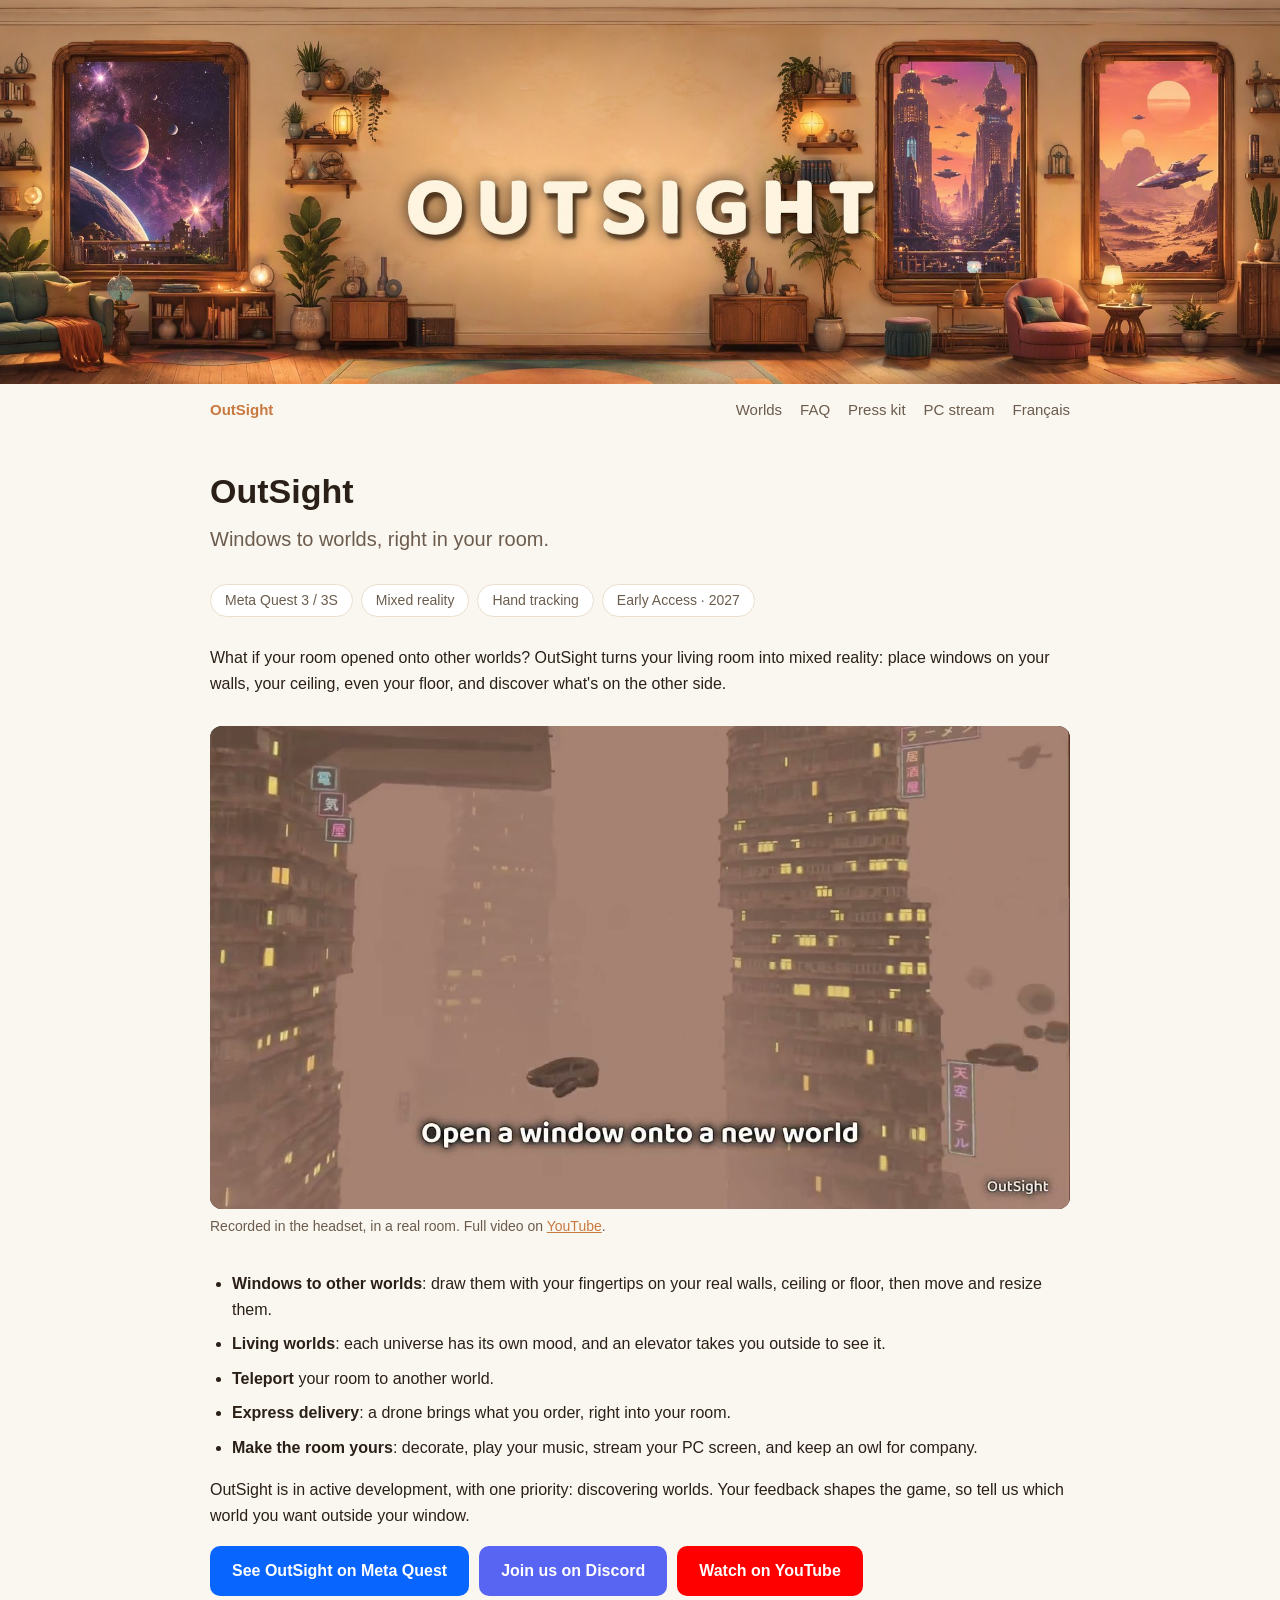
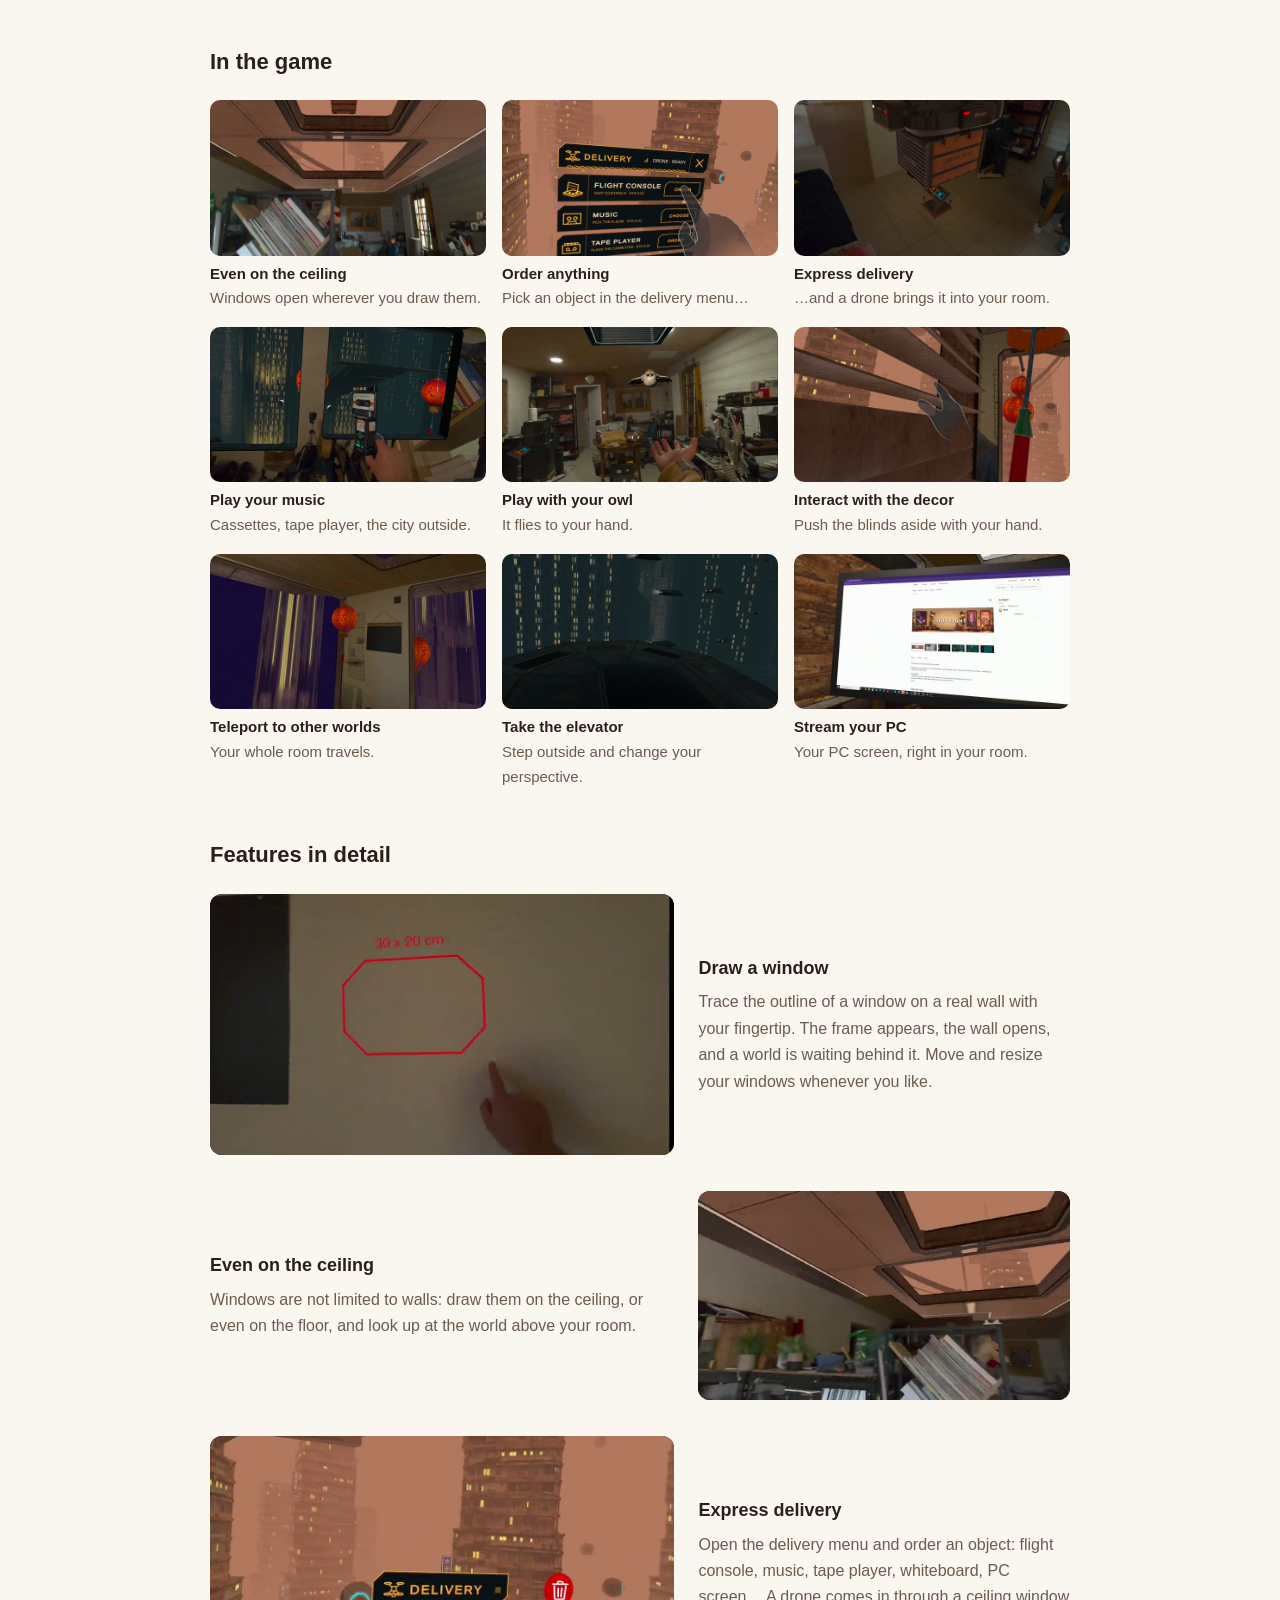
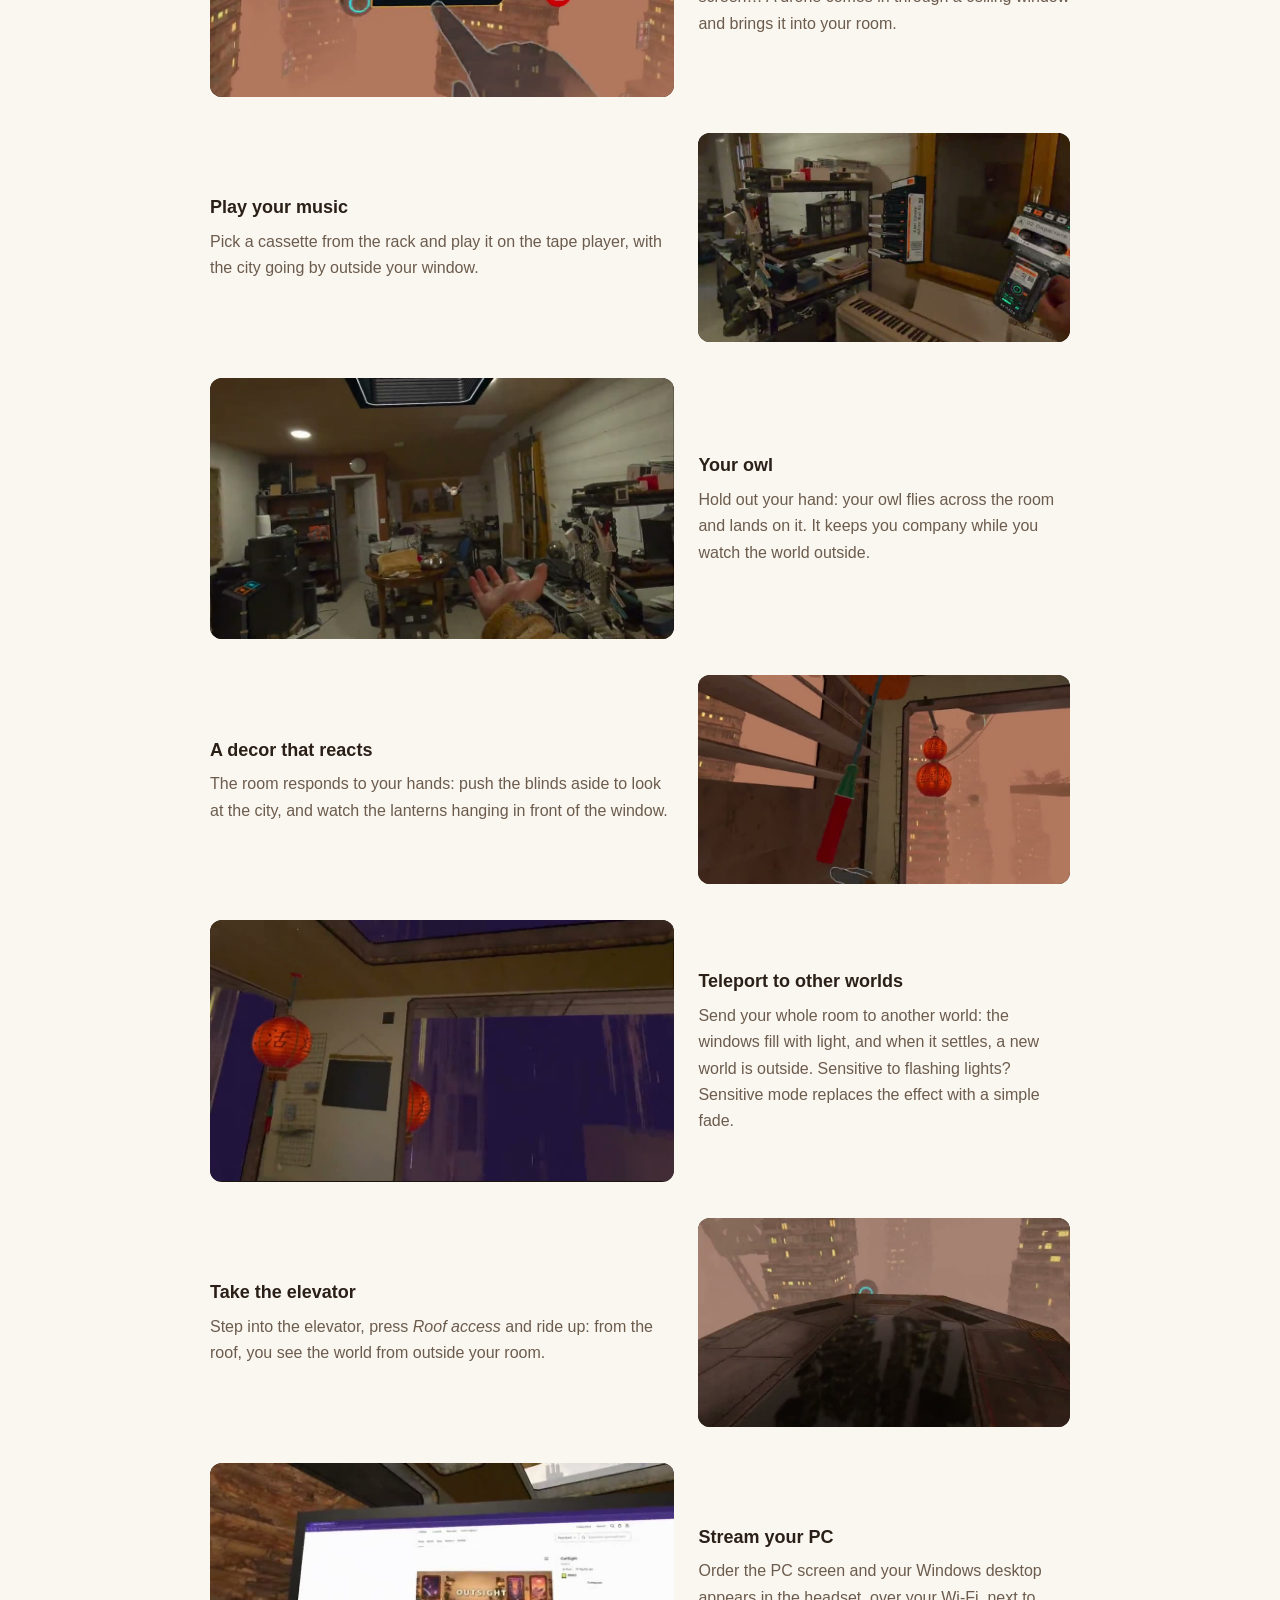
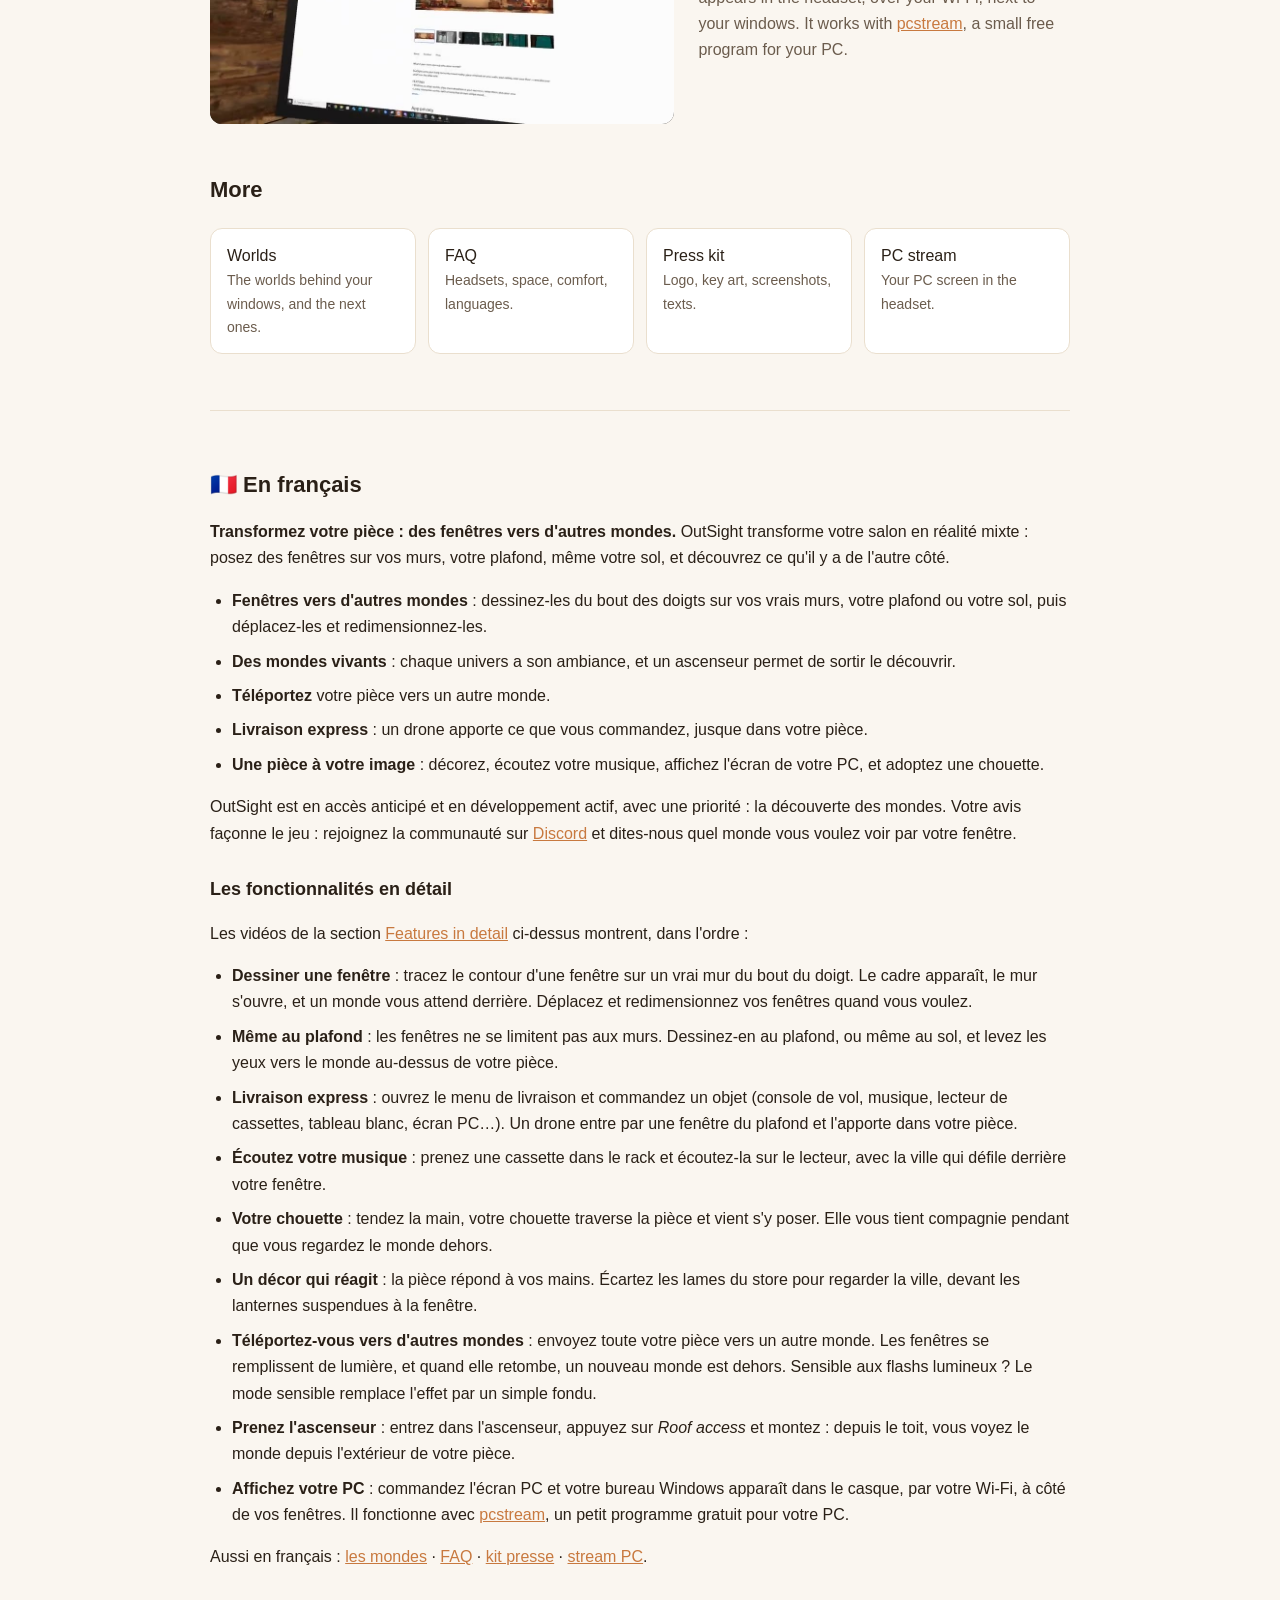
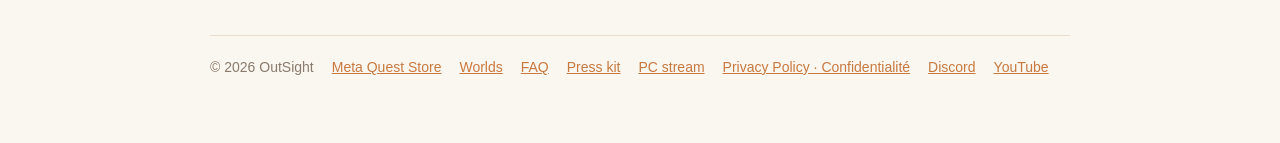
<file: index.html>
<!DOCTYPE html>
<html lang="en">
<head>
<meta charset="UTF-8">
<meta name="viewport" content="width=device-width, initial-scale=1.0">
<title>OutSight — Windows to worlds, right in your room</title>
<meta name="description" content="OutSight is a mixed reality game for Meta Quest: place windows on your walls, ceiling and floor and discover the worlds on the other side.">
<link rel="icon" type="image/png" href="/favicon.png">
<meta property="og:title" content="OutSight">
<meta property="og:description" content="Windows to worlds, right in your room. A mixed reality game for Meta Quest.">
<meta property="og:image" content="https://outsight-game.github.io/img/hero.jpg">
<meta property="og:url" content="https://outsight-game.github.io/">
<meta name="twitter:card" content="summary_large_image">
<link rel="stylesheet" href="/style.css">
</head>
<body>
<img class="hero" src="/img/hero.jpg" width="2000" height="600" alt="OutSight: a cozy living room whose windows open onto space, a futuristic city and a desert world">
<nav class="top">
  <a class="home" href="/" aria-current="page">OutSight</a>
  <a href="/worlds/">Worlds</a>
  <a href="/faq/">FAQ</a>
  <a href="/presskit/">Press kit</a>
  <a href="/pcstream/">PC stream</a>
  <a href="#fr">Français</a>
</nav>
<div class="wrap">

<h1>OutSight</h1>
<p class="tag">Windows to worlds, right in your room.</p>
<div class="badges">
  <span class="badge">Meta Quest 3 / 3S</span>
  <span class="badge">Mixed reality</span>
  <span class="badge">Hand tracking</span>
  <span class="badge">Early Access · 2027</span>
</div>

<p>What if your room opened onto other worlds? OutSight turns your living room into mixed reality: place windows on your walls, your ceiling, even your floor, and discover what's on the other side.</p>

<div class="video">
  <video src="/img/loop.mp4" poster="/img/loop.jpg" width="1280" height="720" autoplay muted loop playsinline preload="metadata" aria-label="OutSight gameplay, recorded in a Meta Quest 3"></video>
  <p>Recorded in the headset, in a real room. Full video on <a href="https://www.youtube.com/watch?v=veod_imVVEI">YouTube</a>.</p>
</div>

<ul>
  <li><strong>Windows to other worlds</strong>: draw them with your fingertips on your real walls, ceiling or floor, then move and resize them.</li>
  <li><strong>Living worlds</strong>: each universe has its own mood, and an elevator takes you outside to see it.</li>
  <li><strong>Teleport</strong> your room to another world.</li>
  <li><strong>Express delivery</strong>: a drone brings what you order, right into your room.</li>
  <li><strong>Make the room yours</strong>: decorate, play your music, stream your PC screen, and keep an owl for company.</li>
</ul>

<p>OutSight is in active development, with one priority: discovering worlds. Your feedback shapes the game, so tell us which world you want outside your window.</p>

<p class="ctas"><a class="cta meta" href="https://www.meta.com/experiences/app/1341115559088504/">See OutSight on Meta Quest</a> <a class="cta" href="https://discord.gg/G8QJaYCkbs">Join us on Discord</a> <a class="cta yt" href="https://www.youtube.com/watch?v=veod_imVVEI">Watch on YouTube</a></p>

<h2>In the game</h2>
<div class="grid">
  <figure><img src="/img/f_ceiling.jpg" width="1280" height="720" loading="lazy" alt="Two windows drawn on the ceiling of a real room, opening onto a city in the fog"><figcaption><strong>Even on the ceiling</strong>Windows open wherever you draw them.</figcaption></figure>
  <figure><img src="/img/f_delivery.jpg" width="1280" height="720" loading="lazy" alt="The delivery menu: flight console, music, tape player"><figcaption><strong>Order anything</strong>Pick an object in the delivery menu…</figcaption></figure>
  <figure><img src="/img/f_drone.jpg" width="1280" height="720" loading="lazy" alt="A cargo drone flying through a real room"><figcaption><strong>Express delivery</strong>…and a drone brings it into your room.</figcaption></figure>
  <figure><img src="/img/f_music.jpg" width="1280" height="720" loading="lazy" alt="A hand holding a cassette player in front of a neon city window"><figcaption><strong>Play your music</strong>Cassettes, tape player, the city outside.</figcaption></figure>
  <figure><img src="/img/f_owl.jpg" width="1280" height="720" loading="lazy" alt="An owl flying toward an open hand in a real room"><figcaption><strong>Play with your owl</strong>It flies to your hand.</figcaption></figure>
  <figure><img src="/img/f_decor.jpg" width="1280" height="720" loading="lazy" alt="A hand pushing the slats of window blinds"><figcaption><strong>Interact with the decor</strong>Push the blinds aside with your hand.</figcaption></figure>
  <figure><img src="/img/f_teleport.jpg" width="1280" height="720" loading="lazy" alt="Windows filled with streaks of light during a teleport"><figcaption><strong>Teleport to other worlds</strong>Your whole room travels.</figcaption></figure>
  <figure><img src="/img/f_roof.jpg" width="1280" height="720" loading="lazy" alt="View from the roof of the elevator over a neon city with flying cars"><figcaption><strong>Take the elevator</strong>Step outside and change your perspective.</figcaption></figure>
  <figure><img src="/img/f_pcstream.jpg" width="1280" height="720" loading="lazy" alt="A Windows PC screen floating in the room, under a ceiling window"><figcaption><strong>Stream your PC</strong>Your PC screen, right in your room.</figcaption></figure>
</div>

<h2 id="features">Features in detail</h2>
<div class="feats">
  <article class="feat"><video data-src="/img/feat_draw.mp4" poster="/img/feat_draw.jpg" width="960" height="540" muted loop playsinline preload="none" aria-label="Drawing a window on a wall"></video>
    <div><h3>Draw a window</h3><p>Trace the outline of a window on a real wall with your fingertip. The frame appears, the wall opens, and a world is waiting behind it. Move and resize your windows whenever you like.</p></div></article>
  <article class="feat"><video data-src="/img/feat_ceiling.mp4" poster="/img/feat_ceiling.jpg" width="960" height="540" muted loop playsinline preload="none" aria-label="Windows on the ceiling"></video>
    <div><h3>Even on the ceiling</h3><p>Windows are not limited to walls: draw them on the ceiling, or even on the floor, and look up at the world above your room.</p></div></article>
  <article class="feat"><video data-src="/img/feat_delivery.mp4" poster="/img/feat_delivery.jpg" width="960" height="540" muted loop playsinline preload="none" aria-label="Ordering in the delivery menu, then a drone flying into the room"></video>
    <div><h3>Express delivery</h3><p>Open the delivery menu and order an object: flight console, music, tape player, whiteboard, PC screen… A drone comes in through a ceiling window and brings it into your room.</p></div></article>
  <article class="feat"><video data-src="/img/feat_music.mp4" poster="/img/feat_music.jpg" width="960" height="540" muted loop playsinline preload="none" aria-label="Taking a cassette from a rack and holding the tape player"></video>
    <div><h3>Play your music</h3><p>Pick a cassette from the rack and play it on the tape player, with the city going by outside your window.</p></div></article>
  <article class="feat"><video data-src="/img/feat_owl.mp4" poster="/img/feat_owl.jpg" width="960" height="540" muted loop playsinline preload="none" aria-label="An owl flying to an open hand"></video>
    <div><h3>Your owl</h3><p>Hold out your hand: your owl flies across the room and lands on it. It keeps you company while you watch the world outside.</p></div></article>
  <article class="feat"><video data-src="/img/feat_decor.mp4" poster="/img/feat_decor.jpg" width="960" height="540" muted loop playsinline preload="none" aria-label="A hand pushing window blinds aside"></video>
    <div><h3>A decor that reacts</h3><p>The room responds to your hands: push the blinds aside to look at the city, and watch the lanterns hanging in front of the window.</p></div></article>
  <article class="feat"><video data-src="/img/feat_teleport.mp4" poster="/img/feat_teleport.jpg" width="960" height="540" muted loop playsinline preload="none" aria-label="The windows fill with light streaks, then a new world appears"></video>
    <div><h3>Teleport to other worlds</h3><p>Send your whole room to another world: the windows fill with light, and when it settles, a new world is outside. Sensitive to flashing lights? Sensitive mode replaces the effect with a simple fade.</p></div></article>
  <article class="feat"><video data-src="/img/feat_elevator.mp4" poster="/img/feat_elevator.jpg" width="960" height="540" muted loop playsinline preload="none" aria-label="Pressing ROOF ACCESS in the elevator and arriving on the roof"></video>
    <div><h3>Take the elevator</h3><p>Step into the elevator, press <em>Roof access</em> and ride up: from the roof, you see the world from outside your room.</p></div></article>
  <article class="feat"><video data-src="/img/feat_pcstream.mp4" poster="/img/feat_pcstream.jpg" width="960" height="540" muted loop playsinline preload="none" aria-label="A PC screen floating in the room, showing a web page"></video>
    <div><h3>Stream your PC</h3><p>Order the PC screen and your Windows desktop appears in the headset, over your Wi-Fi, next to your windows. It works with <a href="/pcstream/">pcstream</a>, a small free program for your PC.</p></div></article>
</div>
<script>
(function () {
  var vids = document.querySelectorAll('.feat video');
  function load(v) { if (!v.src) { v.src = v.getAttribute('data-src'); } }
  if (!('IntersectionObserver' in window)) { vids.forEach(function (v) { load(v); v.autoplay = true; v.play && v.play().catch(function () {}); }); return; }
  var io = new IntersectionObserver(function (entries) {
    entries.forEach(function (e) {
      var v = e.target;
      if (e.isIntersecting) { load(v); var p = v.play(); if (p) p.catch(function () {}); } else if (v.src) { v.pause(); }
    });
  }, { rootMargin: '200px 0px' });
  vids.forEach(function (v) { io.observe(v); });
})();
</script>

<h2>More</h2>
<div class="more">
  <a href="/worlds/">Worlds<span>The worlds behind your windows, and the next ones.</span></a>
  <a href="/faq/">FAQ<span>Headsets, space, comfort, languages.</span></a>
  <a href="/presskit/">Press kit<span>Logo, key art, screenshots, texts.</span></a>
  <a href="/pcstream/">PC stream<span>Your PC screen in the headset.</span></a>
</div>

<section class="fr" lang="fr" id="fr">
<h2>🇫🇷 En français</h2>
<p><strong>Transformez votre pièce : des fenêtres vers d'autres mondes.</strong> OutSight transforme votre salon en réalité mixte : posez des fenêtres sur vos murs, votre plafond, même votre sol, et découvrez ce qu'il y a de l'autre côté.</p>
<ul>
  <li><strong>Fenêtres vers d'autres mondes</strong> : dessinez-les du bout des doigts sur vos vrais murs, votre plafond ou votre sol, puis déplacez-les et redimensionnez-les.</li>
  <li><strong>Des mondes vivants</strong> : chaque univers a son ambiance, et un ascenseur permet de sortir le découvrir.</li>
  <li><strong>Téléportez</strong> votre pièce vers un autre monde.</li>
  <li><strong>Livraison express</strong> : un drone apporte ce que vous commandez, jusque dans votre pièce.</li>
  <li><strong>Une pièce à votre image</strong> : décorez, écoutez votre musique, affichez l'écran de votre PC, et adoptez une chouette.</li>
</ul>
<p>OutSight est en accès anticipé et en développement actif, avec une priorité : la découverte des mondes. Votre avis façonne le jeu : rejoignez la communauté sur <a href="https://discord.gg/G8QJaYCkbs">Discord</a> et dites-nous quel monde vous voulez voir par votre fenêtre.</p>
<h3>Les fonctionnalités en détail</h3>
<p>Les vidéos de la section <a href="#features">Features in detail</a> ci-dessus montrent, dans l'ordre :</p>
<ul>
  <li><strong>Dessiner une fenêtre</strong> : tracez le contour d'une fenêtre sur un vrai mur du bout du doigt. Le cadre apparaît, le mur s'ouvre, et un monde vous attend derrière. Déplacez et redimensionnez vos fenêtres quand vous voulez.</li>
  <li><strong>Même au plafond</strong> : les fenêtres ne se limitent pas aux murs. Dessinez-en au plafond, ou même au sol, et levez les yeux vers le monde au-dessus de votre pièce.</li>
  <li><strong>Livraison express</strong> : ouvrez le menu de livraison et commandez un objet (console de vol, musique, lecteur de cassettes, tableau blanc, écran PC…). Un drone entre par une fenêtre du plafond et l'apporte dans votre pièce.</li>
  <li><strong>Écoutez votre musique</strong> : prenez une cassette dans le rack et écoutez-la sur le lecteur, avec la ville qui défile derrière votre fenêtre.</li>
  <li><strong>Votre chouette</strong> : tendez la main, votre chouette traverse la pièce et vient s'y poser. Elle vous tient compagnie pendant que vous regardez le monde dehors.</li>
  <li><strong>Un décor qui réagit</strong> : la pièce répond à vos mains. Écartez les lames du store pour regarder la ville, devant les lanternes suspendues à la fenêtre.</li>
  <li><strong>Téléportez-vous vers d'autres mondes</strong> : envoyez toute votre pièce vers un autre monde. Les fenêtres se remplissent de lumière, et quand elle retombe, un nouveau monde est dehors. Sensible aux flashs lumineux ? Le mode sensible remplace l'effet par un simple fondu.</li>
  <li><strong>Prenez l'ascenseur</strong> : entrez dans l'ascenseur, appuyez sur <em>Roof access</em> et montez : depuis le toit, vous voyez le monde depuis l'extérieur de votre pièce.</li>
  <li><strong>Affichez votre PC</strong> : commandez l'écran PC et votre bureau Windows apparaît dans le casque, par votre Wi-Fi, à côté de vos fenêtres. Il fonctionne avec <a href="/pcstream/">pcstream</a>, un petit programme gratuit pour votre PC.</li>
</ul>
<p>Aussi en français : <a href="/worlds/#fr">les mondes</a> · <a href="/faq/#fr">FAQ</a> · <a href="/presskit/#fr">kit presse</a> · <a href="/pcstream/">stream PC</a>.</p>
</section>

<footer>
  <span>© 2026 OutSight</span>
  <a href="https://www.meta.com/experiences/app/1341115559088504/">Meta Quest Store</a>
  <a href="/worlds/">Worlds</a>
  <a href="/faq/">FAQ</a>
  <a href="/presskit/">Press kit</a>
  <a href="/pcstream/">PC stream</a>
  <a href="/policy/">Privacy Policy · Confidentialité</a>
  <a href="https://discord.gg/G8QJaYCkbs">Discord</a>
  <a href="https://www.youtube.com/playlist?list=PLEmV9fQAGFic">YouTube</a>
</footer>
</div>
</body>
</html>
</file>
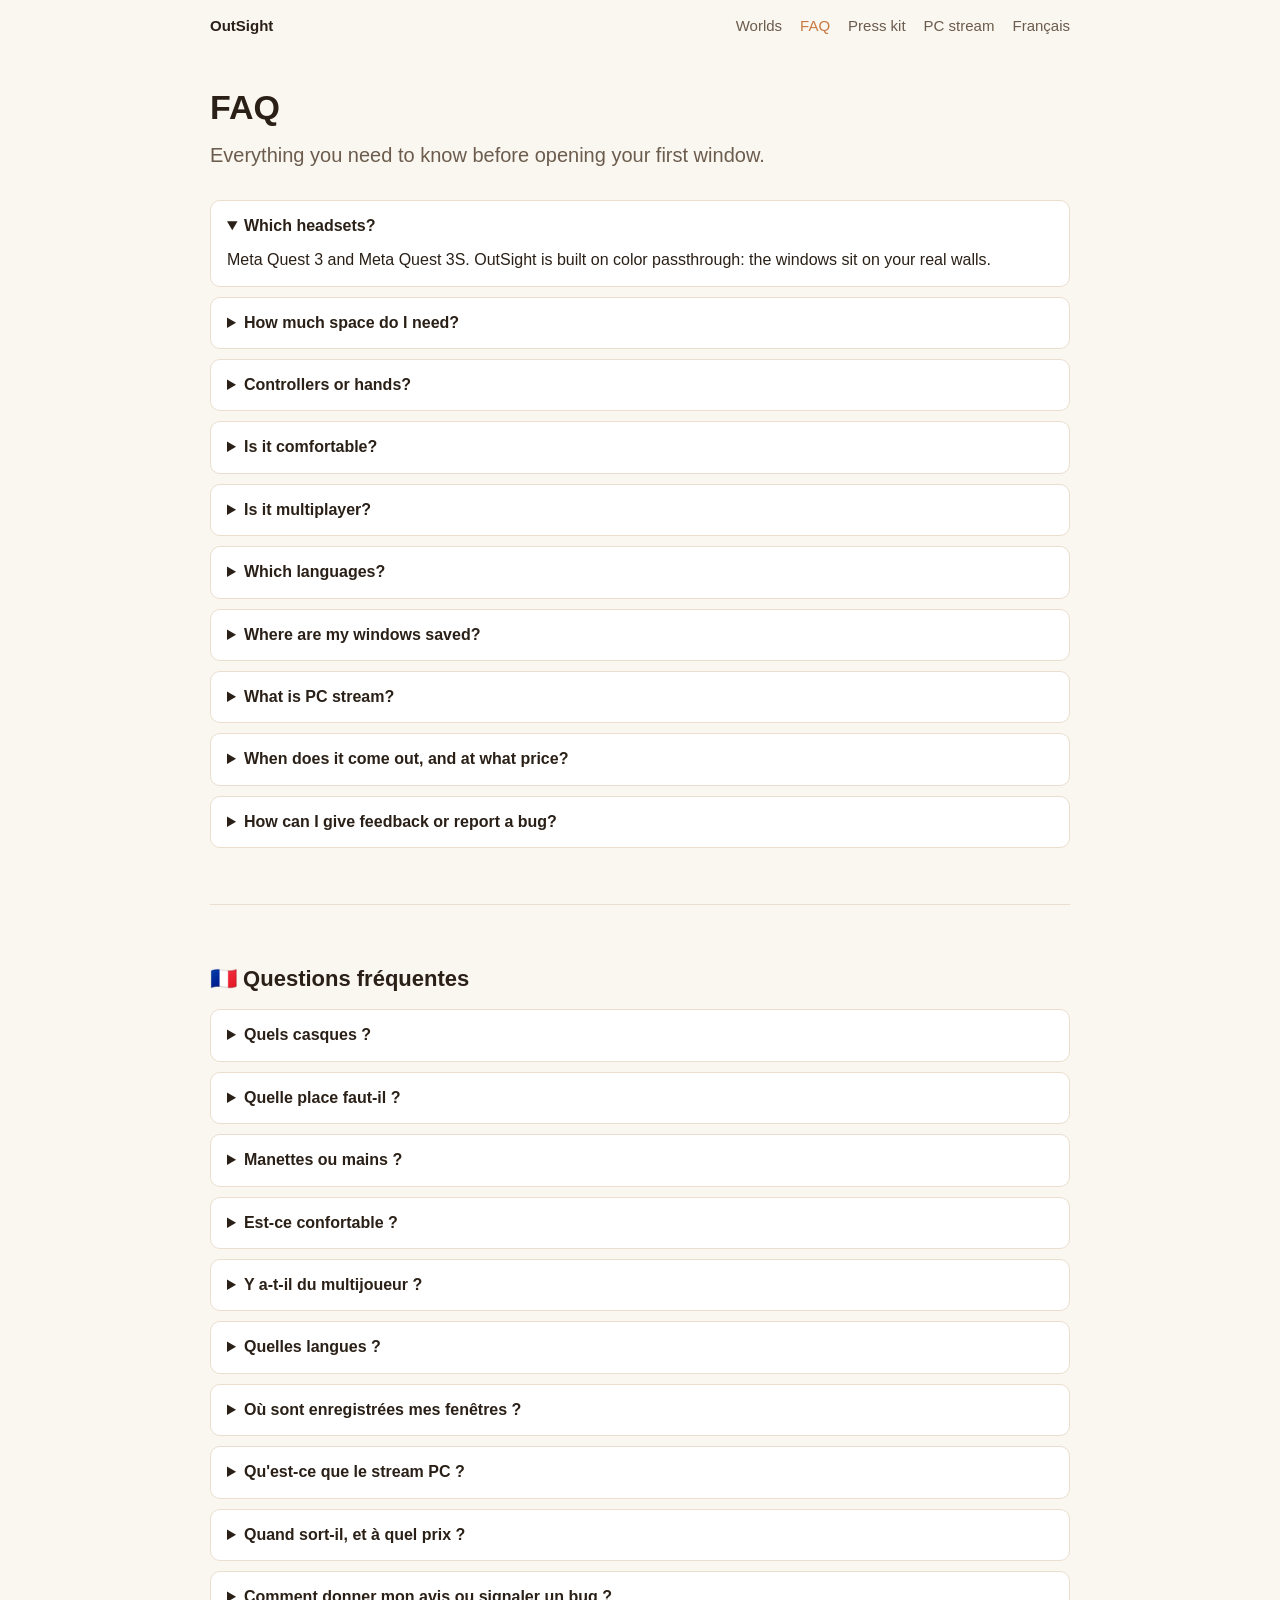
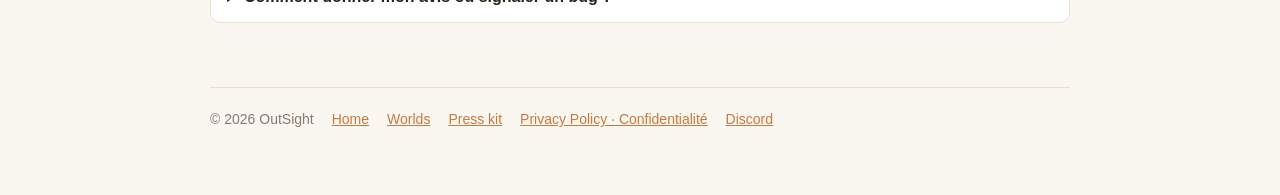
<file: faq/index.html>
<!DOCTYPE html>
<html lang="en">
<head>
<meta charset="UTF-8">
<meta name="viewport" content="width=device-width, initial-scale=1.0">
<title>FAQ — OutSight</title>
<meta name="description" content="OutSight FAQ: headsets, play space, controls, comfort, languages, release.">
<link rel="icon" type="image/png" href="/favicon.png">
<meta property="og:title" content="OutSight — FAQ">
<meta property="og:description" content="Headsets, play space, controls, comfort, languages, release.">
<meta property="og:image" content="https://outsight-game.github.io/img/hero.jpg">
<meta property="og:url" content="https://outsight-game.github.io/faq/">
<meta name="twitter:card" content="summary_large_image">
<link rel="stylesheet" href="/style.css">
</head>
<body>
<nav class="top">
  <a class="home" href="/">OutSight</a>
  <a href="/worlds/">Worlds</a>
  <a href="/faq/" aria-current="page">FAQ</a>
  <a href="/presskit/">Press kit</a>
  <a href="/pcstream/">PC stream</a>
  <a href="#fr">Français</a>
</nav>
<div class="wrap">

<h1>FAQ</h1>
<p class="tag">Everything you need to know before opening your first window.</p>

<details open><summary>Which headsets?</summary><p>Meta Quest 3 and Meta Quest 3S. OutSight is built on color passthrough: the windows sit on your real walls.</p></details>
<details><summary>How much space do I need?</summary><p>Your room is the play area. A space of at least 2 × 2 m is recommended. OutSight uses the room you set up on your Quest (Space Setup) to place the windows on your walls, ceiling and floor.</p></details>
<details><summary>Controllers or hands?</summary><p>Hands. You draw the windows with your fingertips and use the menus and objects with your hands.</p></details>
<details><summary>Is it comfortable?</summary><p>You stay in your room and there is no artificial movement. Teleporting shows fast light effects: before the first teleport the game asks if you are sensitive, and you can change that choice at any time in Settings &gt; General (Sensitive mode).</p></details>
<details><summary>Is it multiplayer?</summary><p>No, OutSight is a single-player game.</p></details>
<details><summary>Which languages?</summary><p>English and French. The game is text only, with no dialogue.</p></details>
<details><summary>Where are my windows saved?</summary><p>In the headset. OutSight runs entirely on your Quest, with no account to create and no cloud save.</p></details>
<details><summary>What is PC stream?</summary><p>A free small Windows program that shows your PC screen in the headset, over your Wi-Fi. See the <a href="/pcstream/">PC stream page</a>.</p></details>
<details><summary>When does it come out, and at what price?</summary><p>OutSight is planned in Early Access in 2027 on the Meta Quest Store. The price will be announced before release. Add it to your wishlist on the <a href="https://www.meta.com/experiences/app/1341115559088504/">store page</a> to be notified.</p></details>
<details><summary>How can I give feedback or report a bug?</summary><p>On <a href="https://discord.gg/G8QJaYCkbs">Discord</a>, in the feedback forum (tags Bug, Suggestion, World, Question).</p></details>

<section class="fr" lang="fr" id="fr">
<h2>🇫🇷 Questions fréquentes</h2>
<details><summary>Quels casques ?</summary><p>Meta Quest 3 et Meta Quest 3S. OutSight repose sur le passthrough couleur : les fenêtres se posent sur vos vrais murs.</p></details>
<details><summary>Quelle place faut-il ?</summary><p>Votre pièce est la zone de jeu. Un espace d'au moins 2 × 2 m est recommandé. OutSight utilise la pièce configurée sur votre Quest (configuration de l'espace) pour poser les fenêtres sur vos murs, votre plafond et votre sol.</p></details>
<details><summary>Manettes ou mains ?</summary><p>Les mains. Vous dessinez les fenêtres du bout des doigts et vous utilisez les menus et les objets avec vos mains.</p></details>
<details><summary>Est-ce confortable ?</summary><p>Vous restez dans votre pièce et il n'y a aucun déplacement artificiel. La téléportation montre des effets lumineux rapides : avant la première téléportation, le jeu vous demande si vous êtes sensible, et vous pouvez changer ce choix à tout moment dans Réglages &gt; Général (mode sensible).</p></details>
<details><summary>Y a-t-il du multijoueur ?</summary><p>Non, OutSight est un jeu solo.</p></details>
<details><summary>Quelles langues ?</summary><p>Français et anglais. Le jeu est uniquement en texte, sans dialogues.</p></details>
<details><summary>Où sont enregistrées mes fenêtres ?</summary><p>Dans le casque. OutSight fonctionne entièrement sur votre Quest, sans compte à créer ni sauvegarde en ligne.</p></details>
<details><summary>Qu'est-ce que le stream PC ?</summary><p>Un petit programme Windows gratuit qui affiche l'écran de votre PC dans le casque, par votre Wi-Fi. Voir la <a href="/pcstream/">page pcstream</a>.</p></details>
<details><summary>Quand sort-il, et à quel prix ?</summary><p>OutSight est prévu en accès anticipé en 2027 sur le Meta Quest Store. Le prix sera annoncé avant la sortie. Ajoutez-le à votre liste de souhaits sur la <a href="https://www.meta.com/experiences/app/1341115559088504/">page du store</a> pour être prévenu.</p></details>
<details><summary>Comment donner mon avis ou signaler un bug ?</summary><p>Sur <a href="https://discord.gg/G8QJaYCkbs">Discord</a>, dans le forum de retours (tags Bug, Suggestion, World, Question).</p></details>
</section>

<footer>
  <span>© 2026 OutSight</span>
  <a href="/">Home</a>
  <a href="/worlds/">Worlds</a>
  <a href="/presskit/">Press kit</a>
  <a href="/policy/">Privacy Policy · Confidentialité</a>
  <a href="https://discord.gg/G8QJaYCkbs">Discord</a>
</footer>
</div>
</body>
</html>
</file>
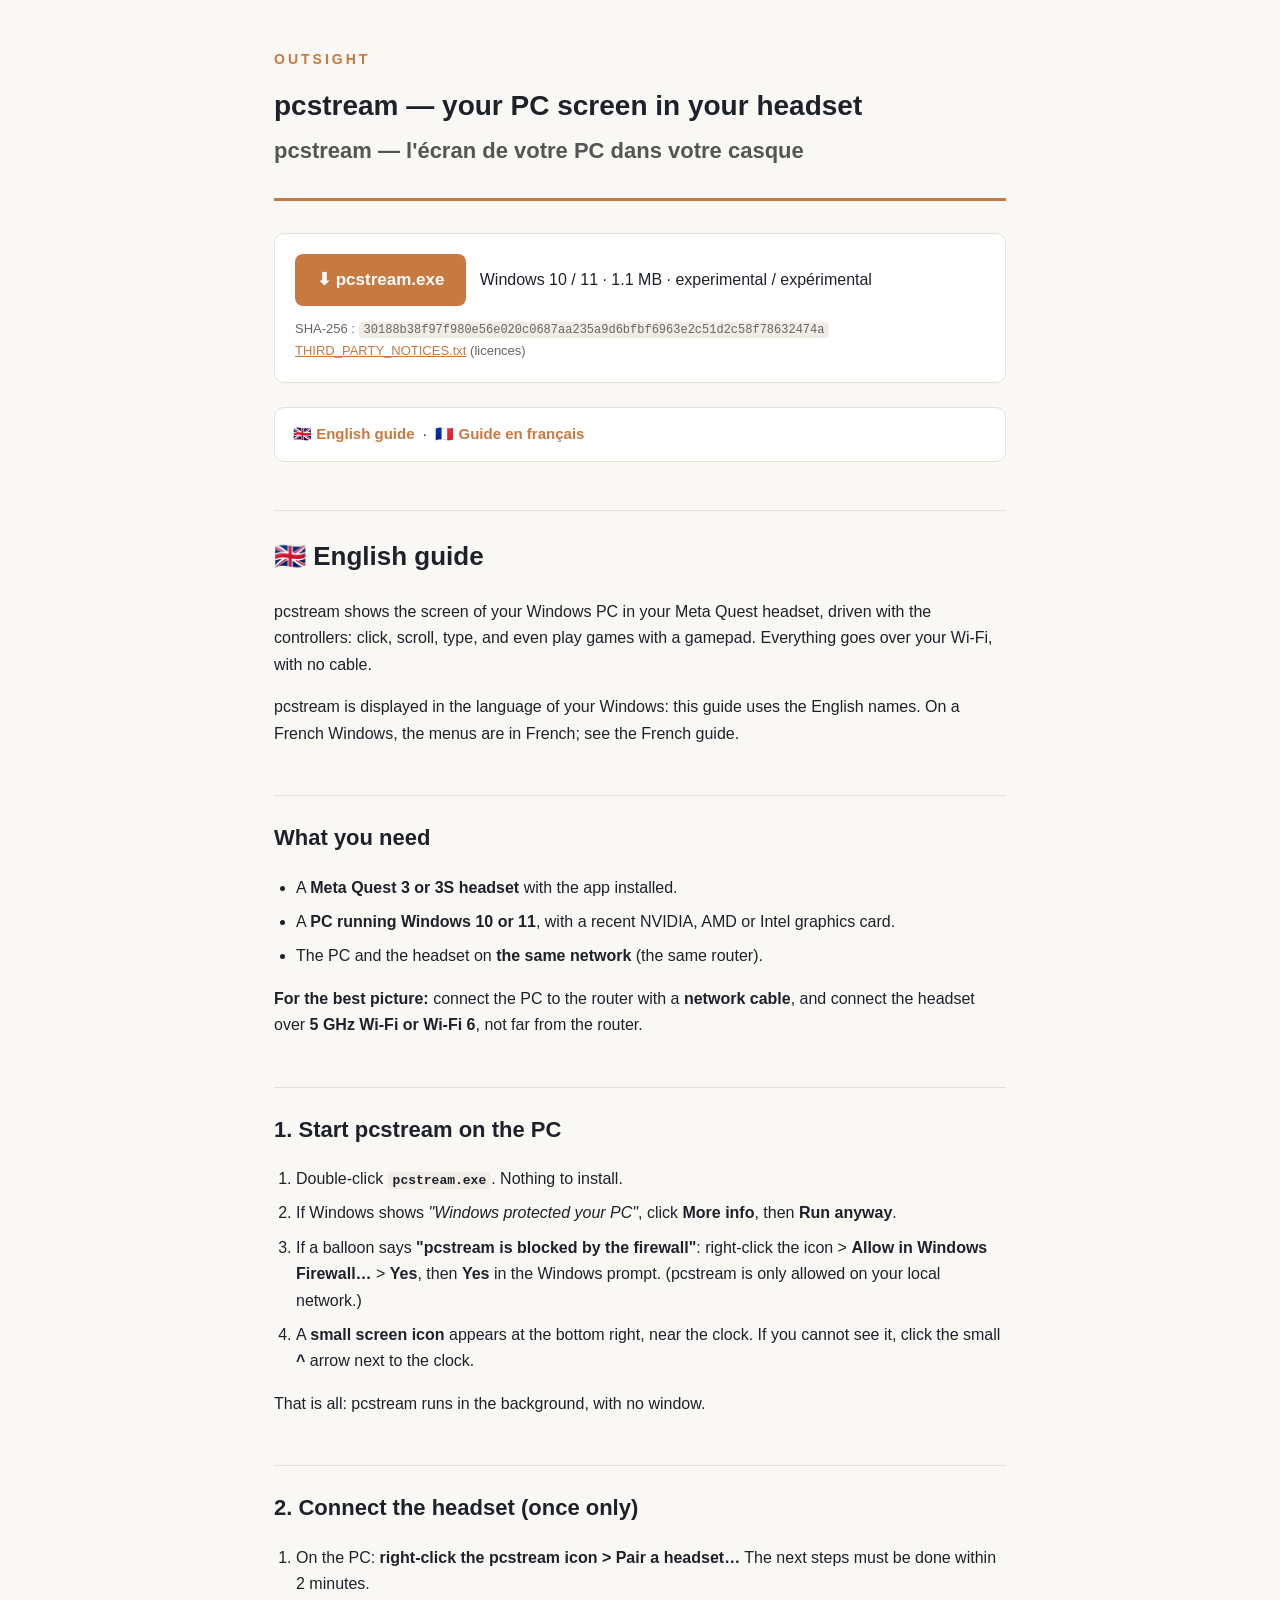
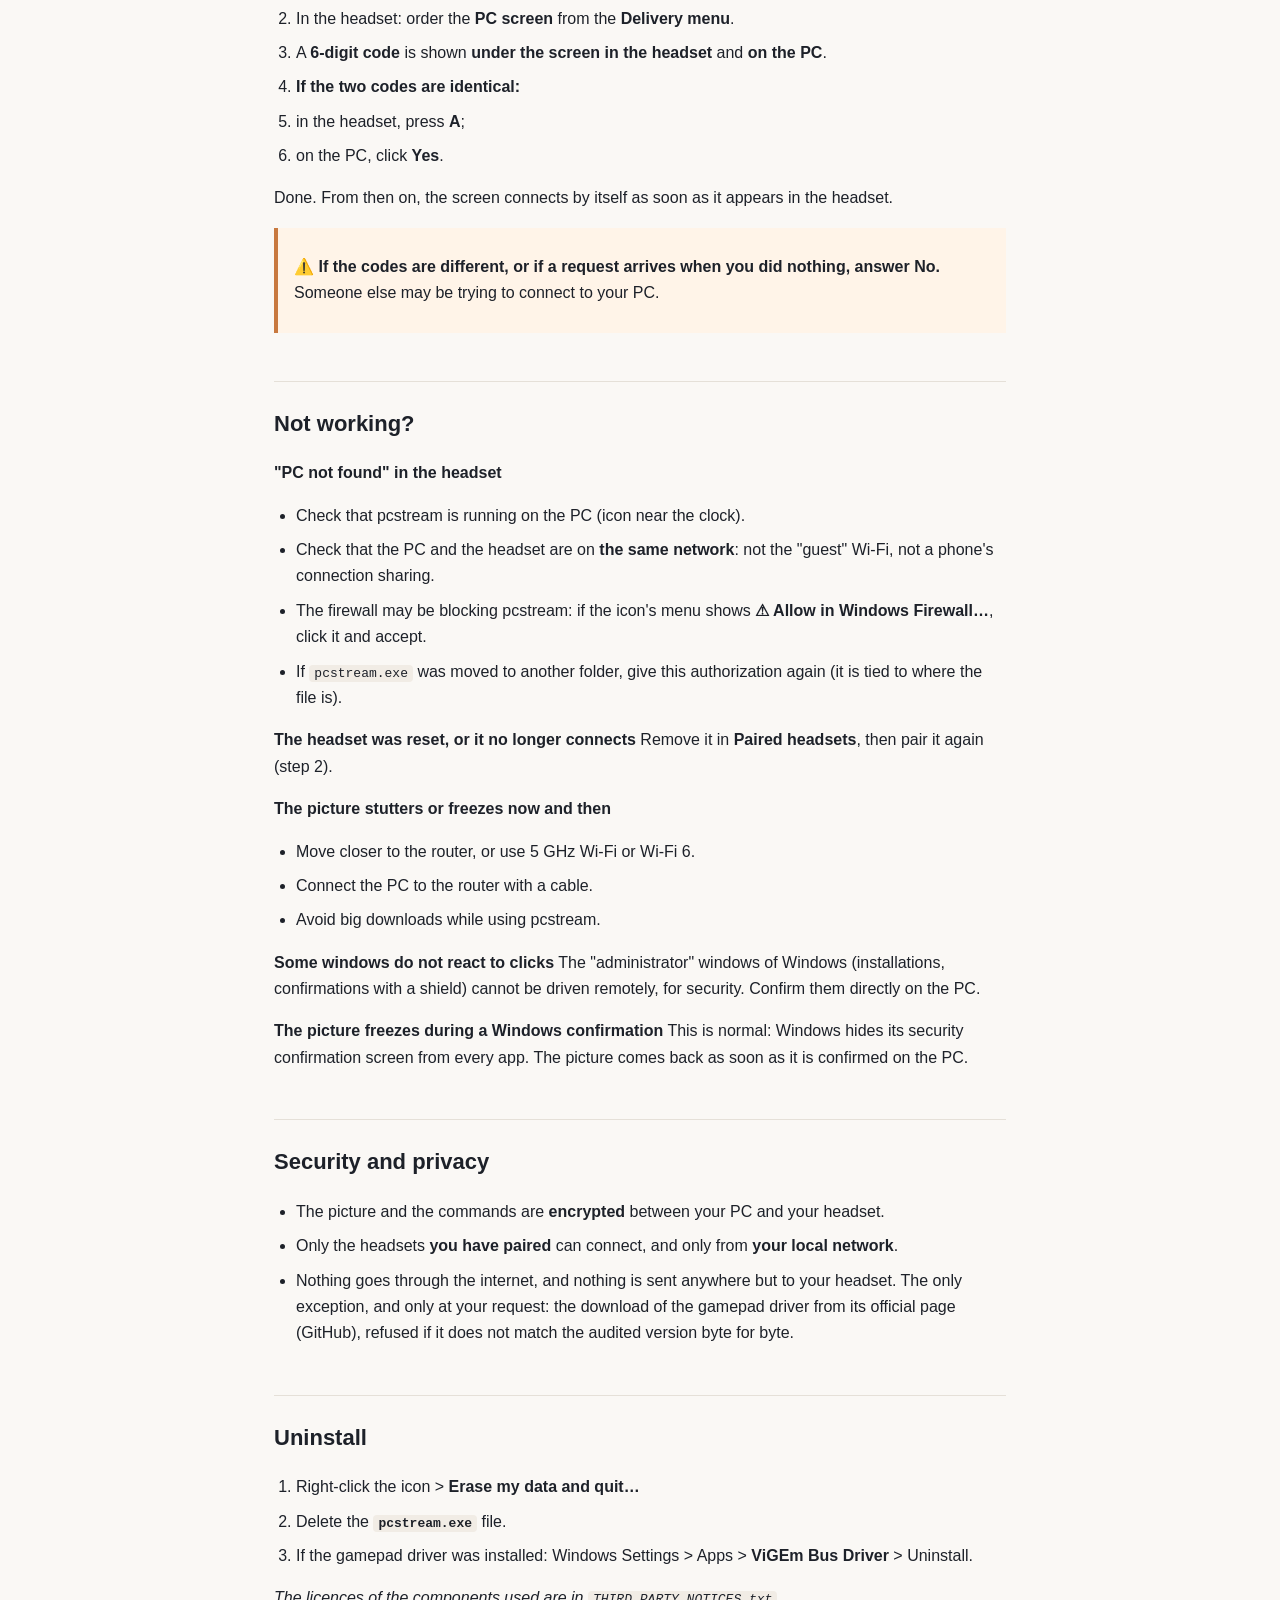
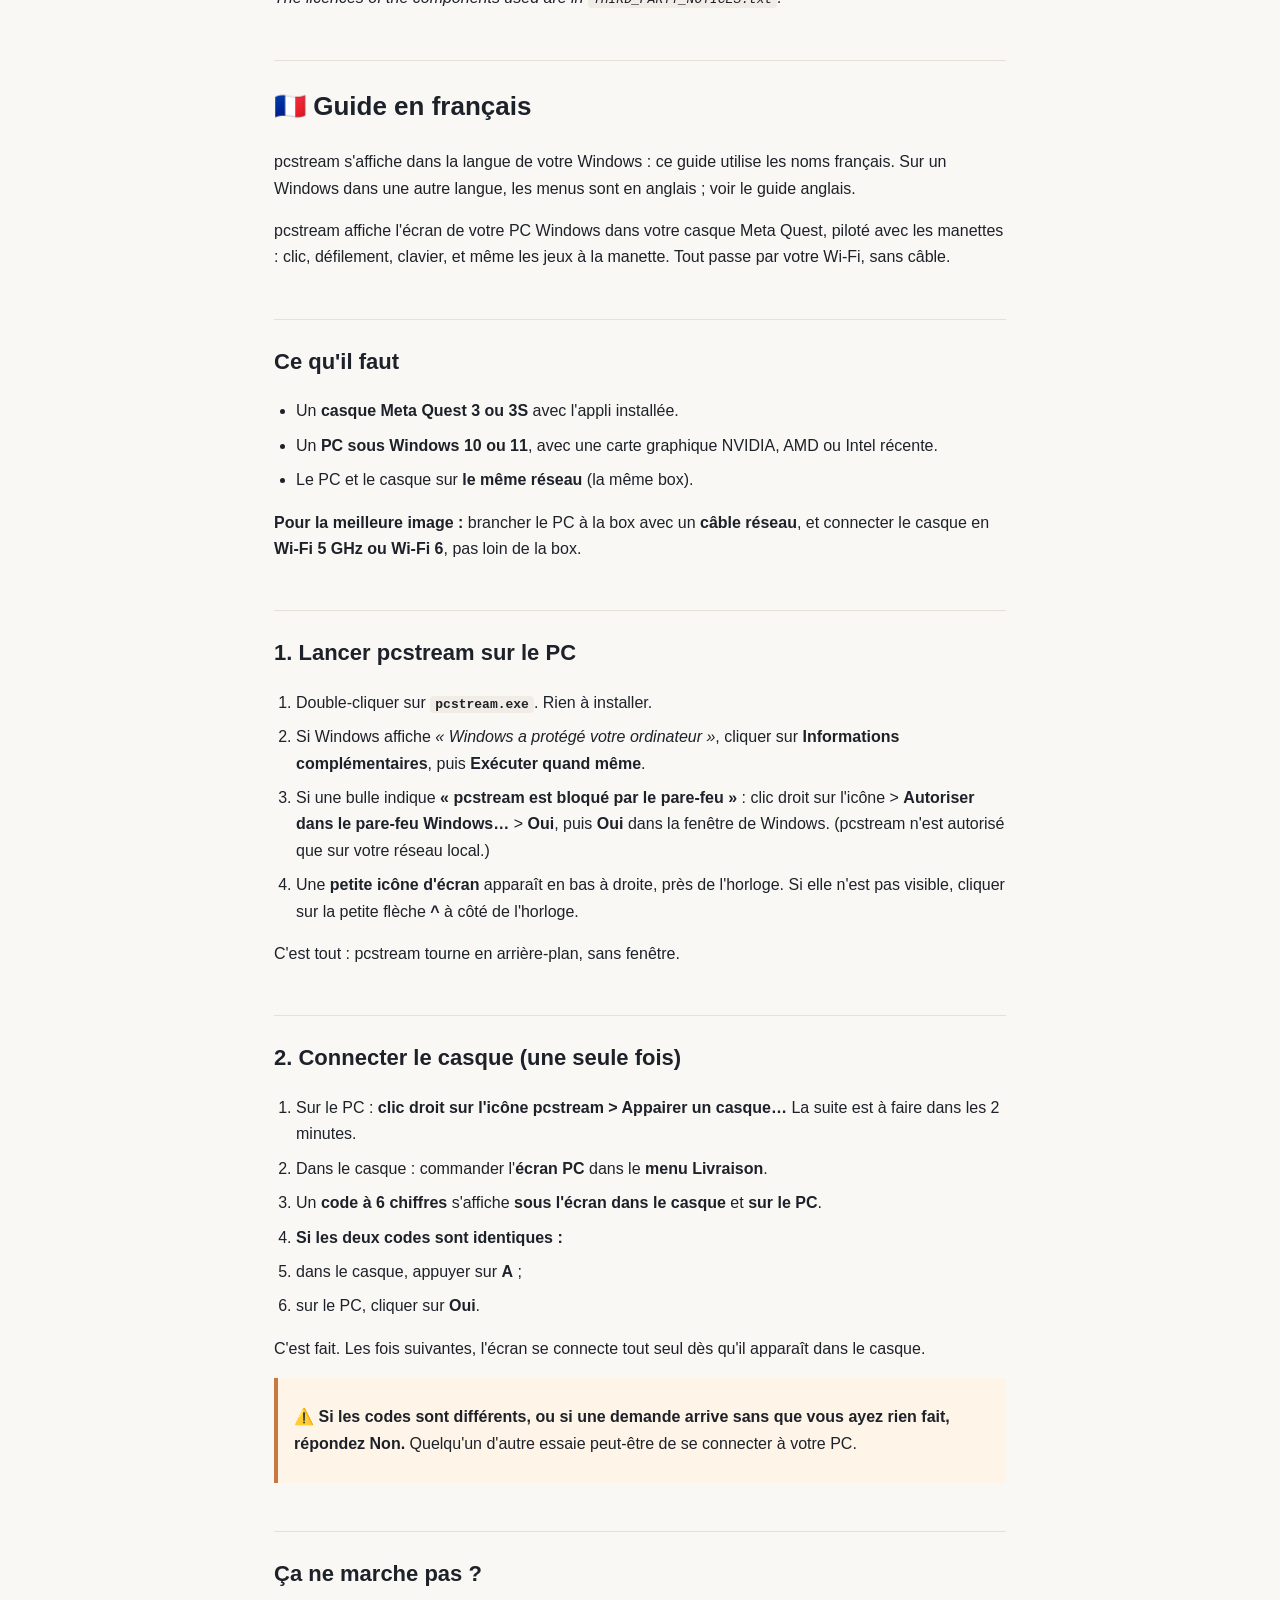
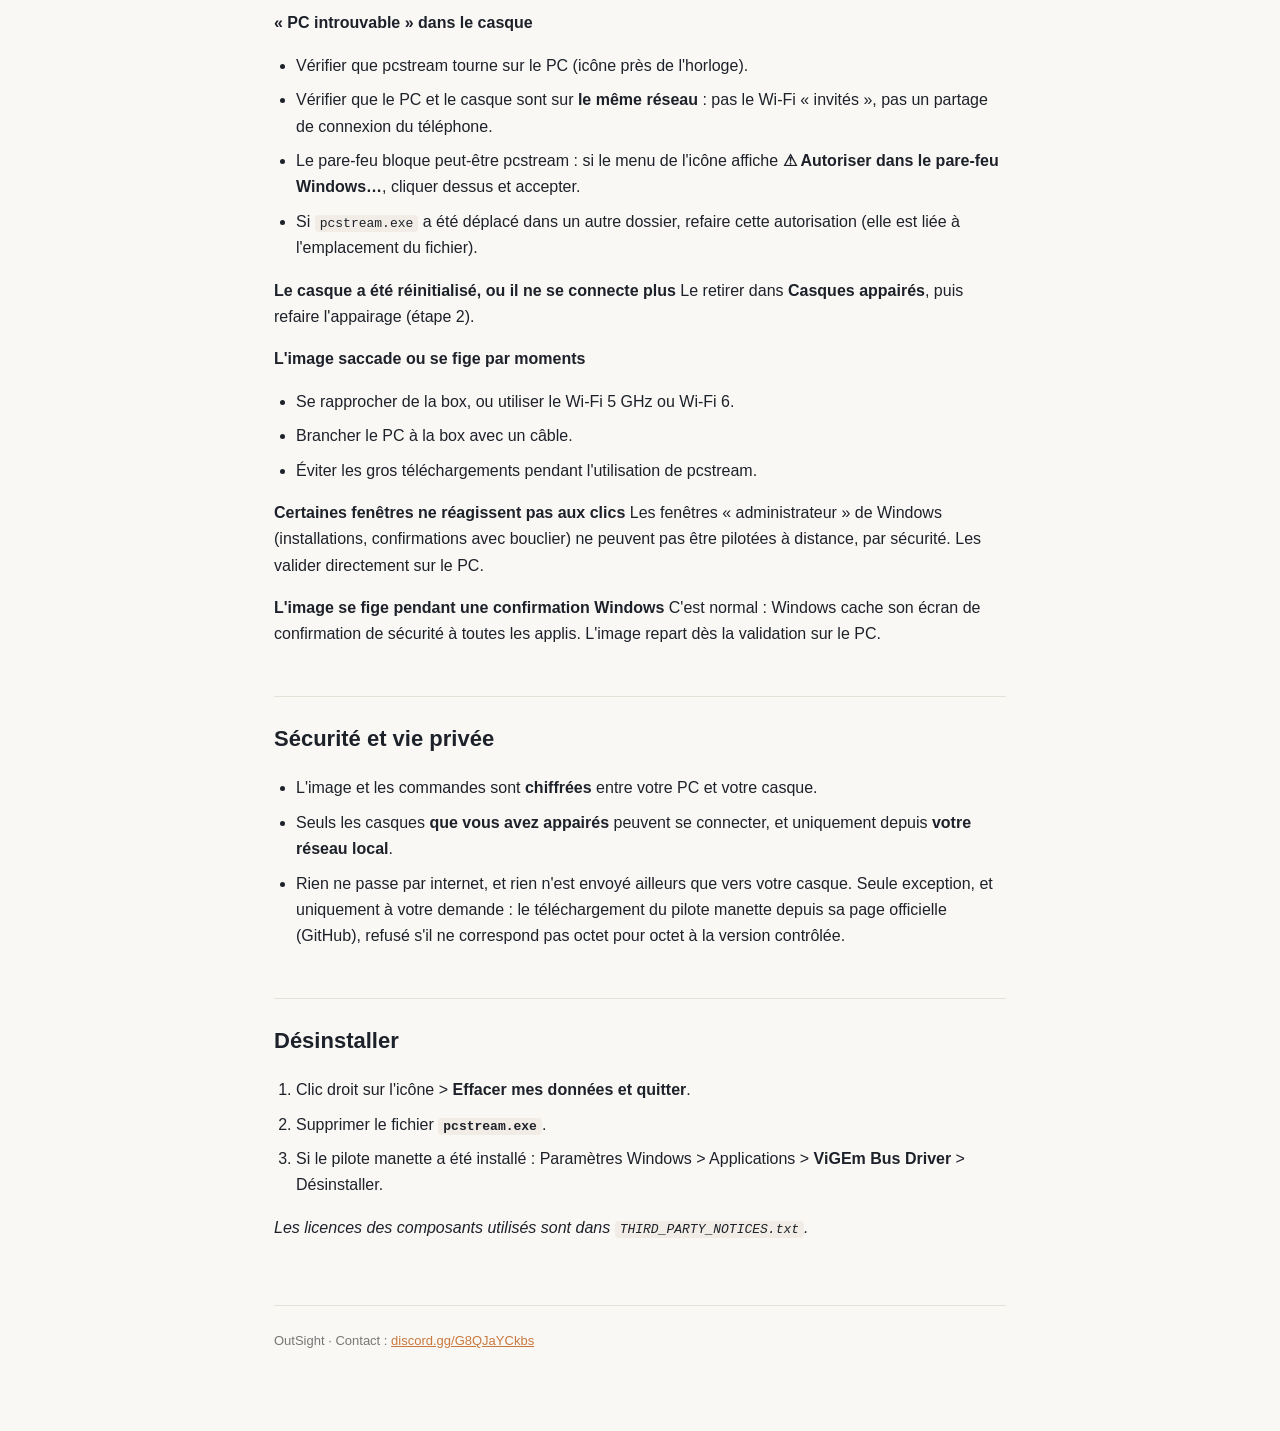
<file: pcstream/index.html>
<!DOCTYPE html>
<html lang="en">
<head>
<meta charset="UTF-8">
<meta name="viewport" content="width=device-width, initial-scale=1.0">
<title>pcstream — OutSight</title>
<link rel="icon" type="image/png" href="/favicon.png">
<style>
  :root { --accent: #c8793f; }
  * { box-sizing: border-box; }
  body {
    font-family: -apple-system, BlinkMacSystemFont, "Segoe UI", Roboto, Helvetica, Arial, sans-serif;
    line-height: 1.65; color: #1d2129; background: #faf8f5; margin: 0; padding: 0;
  }
  .wrap { max-width: 780px; margin: 0 auto; padding: 48px 24px 80px; }
  header { border-bottom: 3px solid var(--accent); padding-bottom: 24px; margin-bottom: 32px; }
  header .brand { font-size: 14px; letter-spacing: 3px; text-transform: uppercase; color: var(--accent); font-weight: 700; }
  h1 { font-size: 28px; margin: 12px 0 4px; }
  h1.fr { color: #555; font-size: 22px; margin-top: 0; font-weight: 600; }
  .dl { background: #fff; border: 1px solid #e5e0d8; border-radius: 10px; padding: 20px; margin-bottom: 24px; }
  .btn { display: inline-block; background: var(--accent); color: #fff; text-decoration: none; font-weight: 700;
    padding: 12px 22px; border-radius: 8px; font-size: 17px; }
  .dl .small { color: #666; font-size: 13px; margin-top: 12px; overflow-wrap: anywhere; }
  .dl code { font-size: 12px; }
  nav.lang { background: #fff; border: 1px solid #e5e0d8; border-radius: 10px; padding: 14px 18px; margin-bottom: 36px; font-size: 15px; }
  nav.lang a { color: var(--accent); text-decoration: none; font-weight: 600; }
  h2 { font-size: 22px; margin-top: 48px; padding-top: 24px; border-top: 1px solid #e5e0d8; }
  h2.lang { font-size: 26px; }
  h3 { font-size: 17px; margin-top: 32px; color: #333; }
  ul, ol { padding-left: 22px; }
  li { margin-bottom: 8px; }
  a { color: var(--accent); }
  hr { display: none; }
  table { border-collapse: collapse; width: 100%; margin: 12px 0; }
  th, td { border: 1px solid #e5e0d8; padding: 8px 10px; text-align: left; }
  th { background: #f1ece5; }
  blockquote { margin: 16px 0; padding: 10px 16px; background: #fff4e8; border-left: 4px solid var(--accent); }
  code { background: #f1ece5; padding: 1px 5px; border-radius: 4px; }
  footer { margin-top: 64px; padding-top: 24px; border-top: 1px solid #e5e0d8; color: #777; font-size: 13px; }
</style>
</head>
<body>
<div class="wrap">

<header>
  <div class="brand"><a href="/" style="text-decoration:none">OutSight</a></div>
  <h1>pcstream — your PC screen in your headset</h1>
  <h1 class="fr">pcstream — l'écran de votre PC dans votre casque</h1>
</header>

<div class="dl">
  <a class="btn" href="pcstream.exe" download>⬇ pcstream.exe</a>
  &nbsp; Windows 10 / 11 · 1.1 MB · experimental / expérimental
  <div class="small">
    SHA-256 : <code>30188b38f97f980e56e020c0687aa235a9d6bfbf6963e2c51d2c58f78632474a</code><br>
    <a href="THIRD_PARTY_NOTICES.txt">THIRD_PARTY_NOTICES.txt</a> (licences)
  </div>
</div>

<nav class="lang">
  🇬🇧 <a href="#en">English guide</a> &nbsp;·&nbsp; 🇫🇷 <a href="#fr">Guide en français</a>
</nav>

<h2 id="en" class="lang">🇬🇧 English guide</h2>
<p>pcstream shows the screen of your Windows PC in your Meta Quest headset, driven with the
controllers: click, scroll, type, and even play games with a gamepad. Everything goes over your
Wi-Fi, with no cable.</p>
<p>pcstream is displayed in the language of your Windows: this guide uses the English names. On a
French Windows, the menus are in French; see the French guide.</p>
<hr />
<h2>What you need</h2>
<ul>
<li>A <strong>Meta Quest 3 or 3S headset</strong> with the app installed.</li>
<li>A <strong>PC running Windows 10 or 11</strong>, with a recent NVIDIA, AMD or Intel graphics card.</li>
<li>The PC and the headset on <strong>the same network</strong> (the same router).</li>
</ul>
<p><strong>For the best picture:</strong> connect the PC to the router with a <strong>network cable</strong>, and connect the
headset over <strong>5 GHz Wi-Fi or Wi-Fi 6</strong>, not far from the router.</p>
<hr />
<h2>1. Start pcstream on the PC</h2>
<ol>
<li>Double-click <strong><code>pcstream.exe</code></strong>. Nothing to install.</li>
<li>If Windows shows <em>"Windows protected your PC"</em>, click <strong>More info</strong>, then <strong>Run anyway</strong>.</li>
<li>If a balloon says <strong>"pcstream is blocked by the firewall"</strong>: right-click the icon &gt;
   <strong>Allow in Windows Firewall…</strong> &gt; <strong>Yes</strong>, then <strong>Yes</strong> in the Windows prompt.
   (pcstream is only allowed on your local network.)</li>
<li>A <strong>small screen icon</strong> appears at the bottom right, near the clock. If you cannot see it,
   click the small <strong>^</strong> arrow next to the clock.</li>
</ol>
<p>That is all: pcstream runs in the background, with no window.</p>
<hr />
<h2>2. Connect the headset (once only)</h2>
<ol>
<li>On the PC: <strong>right-click the pcstream icon &gt; Pair a headset…</strong>
   The next steps must be done within 2 minutes.</li>
<li>In the headset: order the <strong>PC screen</strong> from the <strong>Delivery menu</strong>.</li>
<li>A <strong>6-digit code</strong> is shown <strong>under the screen in the headset</strong> and <strong>on the PC</strong>.</li>
<li><strong>If the two codes are identical:</strong></li>
<li>in the headset, press <strong>A</strong>;</li>
<li>on the PC, click <strong>Yes</strong>.</li>
</ol>
<p>Done. From then on, the screen connects by itself as soon as it appears in the headset.</p>
<blockquote>
<p>⚠️ <strong>If the codes are different, or if a request arrives when you did nothing, answer No.</strong>
Someone else may be trying to connect to your PC.</p>
</blockquote>
<hr />
<!-- HIDDEN FOR NOW
<h2>3. Use the screen</h2>
<p>Aim at the screen with the <strong>right controller</strong>:</p>
<table>
<thead>
<tr>
<th>Button</th>
<th>Action</th>
</tr>
</thead>
<tbody>
<tr>
<td><strong>Trigger</strong></td>
<td>left click (hold = drag)</td>
</tr>
<tr>
<td><strong>A</strong></td>
<td>right click</td>
</tr>
<tr>
<td><strong>Thumbstick</strong></td>
<td>scroll (up/down, left/right)</td>
</tr>
<tr>
<td><strong>B</strong></td>
<td>open the headset's keyboard to type</td>
</tr>
</tbody>
</table>
<p><strong>Move the screen:</strong> grab the <strong>handle</strong> under the picture, put the screen where you want it and
let go: it stays there.</p>
<p><strong>Make the screen bigger or smaller:</strong> hold the handle and push the <strong>thumbstick</strong> up (bigger) or
down (smaller). The size is remembered for next time.</p>
<p>The picture adapts by itself: sharpness is set from the distance of the screen, and quality
adjusts if the Wi-Fi gets weaker.</p>
<hr />
<h2>4. Play with a gamepad</h2>
<p>The PC sees an <strong>Xbox controller</strong>: it works in every game that supports a gamepad.</p>
<p><strong>Once only:</strong> on the PC, right-click the pcstream icon &gt; <strong>Install the gamepad driver…</strong>, then
accept the Windows confirmation. pcstream downloads the free ViGEmBus driver from its official
page and checks that it is exactly the audited version before installing it.</p>
<p><strong>With a Bluetooth gamepad</strong> (Xbox, PlayStation…): connect it to the headset (Quest Settings &gt;
Devices &gt; Bluetooth). It is passed to the PC by itself as soon as it is used, with the PC screen
shown.</p>
<p><strong>With the Quest controllers:</strong> hold <strong>≡</strong> (left controller) for one second then release to
switch to <strong>gamepad mode</strong>. Same gesture to go back to the mouse. In gamepad mode, the
thumbsticks no longer move you in the headset (no teleport, no turning): they are only used by
the PC game.</p>
<table>
<thead>
<tr>
<th>Quest controllers</th>
<th>Xbox controller</th>
</tr>
</thead>
<tbody>
<tr>
<td>Thumbsticks (and thumbstick click)</td>
<td>left / right sticks</td>
</tr>
<tr>
<td>A, B, X, Y</td>
<td>A, B, X, Y</td>
</tr>
<tr>
<td>Triggers</td>
<td>LT / RT</td>
</tr>
<tr>
<td>Grip buttons</td>
<td>LB / RB</td>
</tr>
<tr>
<td>≡ (short press)</td>
<td>Start</td>
</tr>
<tr>
<td>≡ held + right thumbstick</td>
<td>D-pad</td>
</tr>
<tr>
<td>≡ held + B</td>
<td>View (Back)</td>
</tr>
<tr>
<td><strong>Pointing with the right controller</strong></td>
<td><strong>aim</strong> (like a mouse), on top of the right stick</td>
</tr>
</tbody>
</table>
<p>The game's vibrations are played in the Bluetooth gamepad or in the Quest controllers.</p>
<blockquote>
<p>Aiming too fast or too slow? Adjust the <strong>mouse sensitivity</strong> in the game's options.</p>
</blockquote>
<hr />
<h2>The icon's menu (right-click)</h2>
<table>
<thead>
<tr>
<th>Menu</th>
<th>What it is for</th>
</tr>
</thead>
<tbody>
<tr>
<td><strong>Pair a headset…</strong></td>
<td>connect a new headset</td>
</tr>
<tr>
<td><strong>Paired headsets</strong></td>
<td>see the connected headsets, remove one (it will no longer be able to connect)</td>
</tr>
<tr>
<td><strong>Displayed screen</strong></td>
<td>(PC with several monitors) choose the monitor shown in the headset</td>
</tr>
<tr>
<td><strong>Video format</strong></td>
<td>leave it on <strong>Auto</strong>; only change it if the picture is a problem</td>
</tr>
<tr>
<td><strong>Sound in the headset</strong></td>
<td>the PC's sound plays in the headset (on by default)</td>
</tr>
<tr>
<td><strong>Install the gamepad driver…</strong></td>
<td>once only, to play with a gamepad (see step 4)</td>
</tr>
<tr>
<td><strong>Pause</strong></td>
<td>cuts the picture at once, without quitting</td>
</tr>
<tr>
<td><strong>Start with Windows</strong></td>
<td>pcstream starts by itself when the PC is turned on</td>
</tr>
<tr>
<td><strong>Open the log</strong></td>
<td>useful when contacting support</td>
</tr>
<tr>
<td><strong>Erase my data and quit…</strong></td>
<td>remove everything before uninstalling</td>
</tr>
<tr>
<td><strong>Quit</strong></td>
<td>close pcstream</td>
</tr>
</tbody>
</table>
<p>The colour of the icon shows the state: <strong>grey</strong> waiting, <strong>blue</strong> connected,
<strong>green</strong> pairing in progress, <strong>orange</strong> paused.</p>
<hr />
-->
<h2>Not working?</h2>
<p><strong>"PC not found" in the headset</strong></p>
<ul>
<li>Check that pcstream is running on the PC (icon near the clock).</li>
<li>Check that the PC and the headset are on <strong>the same network</strong>: not the "guest" Wi-Fi, not a
  phone's connection sharing.</li>
<li>The firewall may be blocking pcstream: if the icon's menu shows
  <strong>⚠ Allow in Windows Firewall…</strong>, click it and accept.</li>
<li>If <code>pcstream.exe</code> was moved to another folder, give this authorization again (it is tied to
  where the file is).</li>
</ul>
<p><strong>The headset was reset, or it no longer connects</strong>
Remove it in <strong>Paired headsets</strong>, then pair it again (step 2).</p>
<p><strong>The picture stutters or freezes now and then</strong></p>
<ul>
<li>Move closer to the router, or use 5 GHz Wi-Fi or Wi-Fi 6.</li>
<li>Connect the PC to the router with a cable.</li>
<li>Avoid big downloads while using pcstream.</li>
</ul>
<!-- HIDDEN FOR NOW
<p><strong>The gamepad does nothing in the game</strong></p>
<ul>
<li>The icon's menu must show <strong>Gamepads: driver installed</strong>. If not, install the driver
  (step 4); after the installation, the PC may need a restart.</li>
<li>A few games do not accept the mouse and the gamepad at the same time: aiming by pointing does
  not work with them, so use the right stick.</li>
</ul>
-->
<p><strong>Some windows do not react to clicks</strong>
The "administrator" windows of Windows (installations, confirmations with a shield) cannot be
driven remotely, for security. Confirm them directly on the PC.</p>
<p><strong>The picture freezes during a Windows confirmation</strong>
This is normal: Windows hides its security confirmation screen from every app. The picture
comes back as soon as it is confirmed on the PC.</p>
<hr />
<h2>Security and privacy</h2>
<ul>
<li>The picture and the commands are <strong>encrypted</strong> between your PC and your headset.</li>
<li>Only the headsets <strong>you have paired</strong> can connect, and only from <strong>your local network</strong>.</li>
<li>Nothing goes through the internet, and nothing is sent anywhere but to your headset. The only
  exception, and only at your request: the download of the gamepad driver from its official page
  (GitHub), refused if it does not match the audited version byte for byte.</li>
</ul>
<hr />
<h2>Uninstall</h2>
<ol>
<li>Right-click the icon &gt; <strong>Erase my data and quit…</strong></li>
<li>Delete the <strong><code>pcstream.exe</code></strong> file.</li>
<li>If the gamepad driver was installed: Windows Settings &gt; Apps &gt; <strong>ViGEm Bus Driver</strong> &gt;
   Uninstall.</li>
</ol>
<hr />
<p><em>The licences of the components used are in <code>THIRD_PARTY_NOTICES.txt</code>.</em></p>

<h2 id="fr" class="lang">🇫🇷 Guide en français</h2>
<p>pcstream s'affiche dans la langue de votre Windows : ce guide utilise les noms français. Sur un
Windows dans une autre langue, les menus sont en anglais ; voir le guide anglais.</p>
<p>pcstream affiche l'écran de votre PC Windows dans votre casque Meta Quest, piloté avec les
manettes : clic, défilement, clavier, et même les jeux à la manette. Tout passe par votre Wi-Fi,
sans câble.</p>
<hr />
<h2>Ce qu'il faut</h2>
<ul>
<li>Un <strong>casque Meta Quest 3 ou 3S</strong> avec l'appli installée.</li>
<li>Un <strong>PC sous Windows 10 ou 11</strong>, avec une carte graphique NVIDIA, AMD ou Intel récente.</li>
<li>Le PC et le casque sur <strong>le même réseau</strong> (la même box).</li>
</ul>
<p><strong>Pour la meilleure image :</strong> brancher le PC à la box avec un <strong>câble réseau</strong>, et connecter le
casque en <strong>Wi-Fi 5 GHz ou Wi-Fi 6</strong>, pas loin de la box.</p>
<hr />
<h2>1. Lancer pcstream sur le PC</h2>
<ol>
<li>Double-cliquer sur <strong><code>pcstream.exe</code></strong>. Rien à installer.</li>
<li>Si Windows affiche <em>« Windows a protégé votre ordinateur »</em>, cliquer sur
   <strong>Informations complémentaires</strong>, puis <strong>Exécuter quand même</strong>.</li>
<li>Si une bulle indique <strong>« pcstream est bloqué par le pare-feu »</strong> : clic droit sur l'icône &gt;
   <strong>Autoriser dans le pare-feu Windows…</strong> &gt; <strong>Oui</strong>, puis <strong>Oui</strong> dans la fenêtre de Windows.
   (pcstream n'est autorisé que sur votre réseau local.)</li>
<li>Une <strong>petite icône d'écran</strong> apparaît en bas à droite, près de l'horloge. Si elle n'est pas
   visible, cliquer sur la petite flèche <strong>^</strong> à côté de l'horloge.</li>
</ol>
<p>C'est tout : pcstream tourne en arrière-plan, sans fenêtre.</p>
<hr />
<h2>2. Connecter le casque (une seule fois)</h2>
<ol>
<li>Sur le PC : <strong>clic droit sur l'icône pcstream &gt; Appairer un casque…</strong>
   La suite est à faire dans les 2 minutes.</li>
<li>Dans le casque : commander l'<strong>écran PC</strong> dans le <strong>menu Livraison</strong>.</li>
<li>Un <strong>code à 6 chiffres</strong> s'affiche <strong>sous l'écran dans le casque</strong> et <strong>sur le PC</strong>.</li>
<li><strong>Si les deux codes sont identiques :</strong></li>
<li>dans le casque, appuyer sur <strong>A</strong> ;</li>
<li>sur le PC, cliquer sur <strong>Oui</strong>.</li>
</ol>
<p>C'est fait. Les fois suivantes, l'écran se connecte tout seul dès qu'il apparaît dans le casque.</p>
<blockquote>
<p>⚠️ <strong>Si les codes sont différents, ou si une demande arrive sans que vous ayez rien fait,
répondez Non.</strong> Quelqu'un d'autre essaie peut-être de se connecter à votre PC.</p>
</blockquote>
<hr />
<!-- HIDDEN FOR NOW
<h2>3. Utiliser l'écran</h2>
<p>Viser l'écran avec la <strong>manette droite</strong> :</p>
<table>
<thead>
<tr>
<th>Bouton</th>
<th>Action</th>
</tr>
</thead>
<tbody>
<tr>
<td><strong>Gâchette</strong></td>
<td>clic gauche (maintenir = glisser)</td>
</tr>
<tr>
<td><strong>A</strong></td>
<td>clic droit</td>
</tr>
<tr>
<td><strong>Joystick</strong></td>
<td>faire défiler (haut/bas, gauche/droite)</td>
</tr>
<tr>
<td><strong>B</strong></td>
<td>ouvrir le clavier du casque pour écrire</td>
</tr>
</tbody>
</table>
<p><strong>Déplacer l'écran :</strong> attraper la <strong>poignée</strong> sous l'image, placer l'écran à l'endroit voulu et
lâcher : il reste là.</p>
<p><strong>Agrandir ou réduire l'écran :</strong> tenir la poignée et pousser le <strong>joystick</strong> vers le haut
(plus grand) ou vers le bas (plus petit). La taille est mémorisée pour les fois suivantes.</p>
<p>L'image s'adapte toute seule : la netteté est réglée selon la distance de l'écran, et la
qualité s'ajuste si le Wi-Fi faiblit.</p>
<hr />
<h2>4. Jouer à la manette</h2>
<p>Le PC voit une <strong>manette Xbox</strong> : elle fonctionne dans tous les jeux compatibles manette.</p>
<p><strong>Une seule fois :</strong> sur le PC, clic droit sur l'icône pcstream &gt; <strong>Installer le pilote
manette…</strong>, puis accepter la confirmation de Windows. pcstream télécharge le pilote gratuit
ViGEmBus sur sa page officielle et vérifie que c'est exactement la version contrôlée avant de
l'installer.</p>
<p><strong>Avec une manette Bluetooth</strong> (Xbox, PlayStation…) : la connecter au casque (Paramètres du
Quest &gt; Appareils &gt; Bluetooth). Elle passe au PC toute seule dès qu'elle est utilisée, l'écran
PC affiché.</p>
<p><strong>Avec les manettes du Quest</strong> : maintenir <strong>≡</strong> (manette gauche) une seconde puis relâcher pour
passer en <strong>mode manette</strong>. Même geste pour revenir à la souris. En mode manette, les joysticks
ne déplacent plus dans le casque (ni téléportation ni rotation) : ils ne servent qu'au jeu PC.</p>
<table>
<thead>
<tr>
<th>Manettes du Quest</th>
<th>Manette Xbox</th>
</tr>
</thead>
<tbody>
<tr>
<td>Joysticks (et clic des joysticks)</td>
<td>joysticks gauche / droit</td>
</tr>
<tr>
<td>A, B, X, Y</td>
<td>A, B, X, Y</td>
</tr>
<tr>
<td>Gâchettes</td>
<td>LT / RT</td>
</tr>
<tr>
<td>Boutons de prise (grip)</td>
<td>LB / RB</td>
</tr>
<tr>
<td>≡ (appui court)</td>
<td>Start</td>
</tr>
<tr>
<td>≡ maintenu + joystick droit</td>
<td>croix directionnelle</td>
</tr>
<tr>
<td>≡ maintenu + B</td>
<td>View (Back)</td>
</tr>
<tr>
<td><strong>Pointer avec la manette droite</strong></td>
<td><strong>viser</strong> (comme une souris), en plus du joystick droit</td>
</tr>
</tbody>
</table>
<p>Les vibrations du jeu sont rendues dans la manette Bluetooth ou dans les manettes du Quest.</p>
<blockquote>
<p>Visée trop rapide ou trop lente ? Régler la <strong>sensibilité souris</strong> dans les options du jeu.</p>
</blockquote>
<hr />
<h2>Le menu de l'icône (clic droit)</h2>
<table>
<thead>
<tr>
<th>Menu</th>
<th>À quoi ça sert</th>
</tr>
</thead>
<tbody>
<tr>
<td><strong>Appairer un casque…</strong></td>
<td>connecter un nouveau casque</td>
</tr>
<tr>
<td><strong>Casques appairés</strong></td>
<td>voir les casques connectés, en retirer un (il ne pourra plus se connecter)</td>
</tr>
<tr>
<td><strong>Écran affiché</strong></td>
<td>(PC avec plusieurs écrans) choisir l'écran à afficher dans le casque</td>
</tr>
<tr>
<td><strong>Format vidéo</strong></td>
<td>laisser <strong>Auto</strong> ; ne changer que si l'image pose problème</td>
</tr>
<tr>
<td><strong>Son dans le casque</strong></td>
<td>le son du PC joue dans le casque (activé par défaut)</td>
</tr>
<tr>
<td><strong>Installer le pilote manette…</strong></td>
<td>une seule fois, pour jouer à la manette (voir étape 4)</td>
</tr>
<tr>
<td><strong>Pause</strong></td>
<td>coupe l'image tout de suite, sans quitter</td>
</tr>
<tr>
<td><strong>Démarrer avec Windows</strong></td>
<td>pcstream se lance tout seul à l'allumage du PC</td>
</tr>
<tr>
<td><strong>Ouvrir le journal</strong></td>
<td>utile pour contacter le support</td>
</tr>
<tr>
<td><strong>Effacer mes données et quitter</strong></td>
<td>tout supprimer avant de désinstaller</td>
</tr>
<tr>
<td><strong>Quitter</strong></td>
<td>fermer pcstream</td>
</tr>
</tbody>
</table>
<p>La couleur de l'icône indique l'état : <strong>gris</strong> en attente, <strong>bleu</strong> connecté,
<strong>vert</strong> appairage en cours, <strong>orange</strong> en pause.</p>
<hr />
-->
<h2>Ça ne marche pas ?</h2>
<p><strong>« PC introuvable » dans le casque</strong></p>
<ul>
<li>Vérifier que pcstream tourne sur le PC (icône près de l'horloge).</li>
<li>Vérifier que le PC et le casque sont sur <strong>le même réseau</strong> : pas le Wi-Fi « invités », pas un
  partage de connexion du téléphone.</li>
<li>Le pare-feu bloque peut-être pcstream : si le menu de l'icône affiche
  <strong>⚠ Autoriser dans le pare-feu Windows…</strong>, cliquer dessus et accepter.</li>
<li>Si <code>pcstream.exe</code> a été déplacé dans un autre dossier, refaire cette autorisation (elle est
  liée à l'emplacement du fichier).</li>
</ul>
<p><strong>Le casque a été réinitialisé, ou il ne se connecte plus</strong>
Le retirer dans <strong>Casques appairés</strong>, puis refaire l'appairage (étape 2).</p>
<p><strong>L'image saccade ou se fige par moments</strong></p>
<ul>
<li>Se rapprocher de la box, ou utiliser le Wi-Fi 5 GHz ou Wi-Fi 6.</li>
<li>Brancher le PC à la box avec un câble.</li>
<li>Éviter les gros téléchargements pendant l'utilisation de pcstream.</li>
</ul>
<!-- HIDDEN FOR NOW
<p><strong>La manette ne fait rien dans le jeu</strong></p>
<ul>
<li>Le menu de l'icône doit afficher <strong>Manettes : pilote installé</strong>. Sinon, installer le pilote
  (étape 4) ; après l'installation, un redémarrage du PC peut être nécessaire.</li>
<li>Quelques jeux n'acceptent pas la souris et la manette en même temps : la visée en pointant ne
  fonctionne pas avec eux, utiliser alors le joystick droit.</li>
</ul>
-->
<p><strong>Certaines fenêtres ne réagissent pas aux clics</strong>
Les fenêtres « administrateur » de Windows (installations, confirmations avec bouclier) ne
peuvent pas être pilotées à distance, par sécurité. Les valider directement sur le PC.</p>
<p><strong>L'image se fige pendant une confirmation Windows</strong>
C'est normal : Windows cache son écran de confirmation de sécurité à toutes les applis. L'image
repart dès la validation sur le PC.</p>
<hr />
<h2>Sécurité et vie privée</h2>
<ul>
<li>L'image et les commandes sont <strong>chiffrées</strong> entre votre PC et votre casque.</li>
<li>Seuls les casques <strong>que vous avez appairés</strong> peuvent se connecter, et uniquement depuis
  <strong>votre réseau local</strong>.</li>
<li>Rien ne passe par internet, et rien n'est envoyé ailleurs que vers votre casque. Seule
  exception, et uniquement à votre demande : le téléchargement du pilote manette depuis sa page
  officielle (GitHub), refusé s'il ne correspond pas octet pour octet à la version contrôlée.</li>
</ul>
<hr />
<h2>Désinstaller</h2>
<ol>
<li>Clic droit sur l'icône &gt; <strong>Effacer mes données et quitter</strong>.</li>
<li>Supprimer le fichier <strong><code>pcstream.exe</code></strong>.</li>
<li>Si le pilote manette a été installé : Paramètres Windows &gt; Applications &gt; <strong>ViGEm Bus Driver</strong>
   &gt; Désinstaller.</li>
</ol>
<hr />
<p><em>Les licences des composants utilisés sont dans <code>THIRD_PARTY_NOTICES.txt</code>.</em></p>

<footer>OutSight · Contact : <a href="https://discord.gg/G8QJaYCkbs">discord.gg/G8QJaYCkbs</a></footer>
</div>
</body>
</html>
</file>
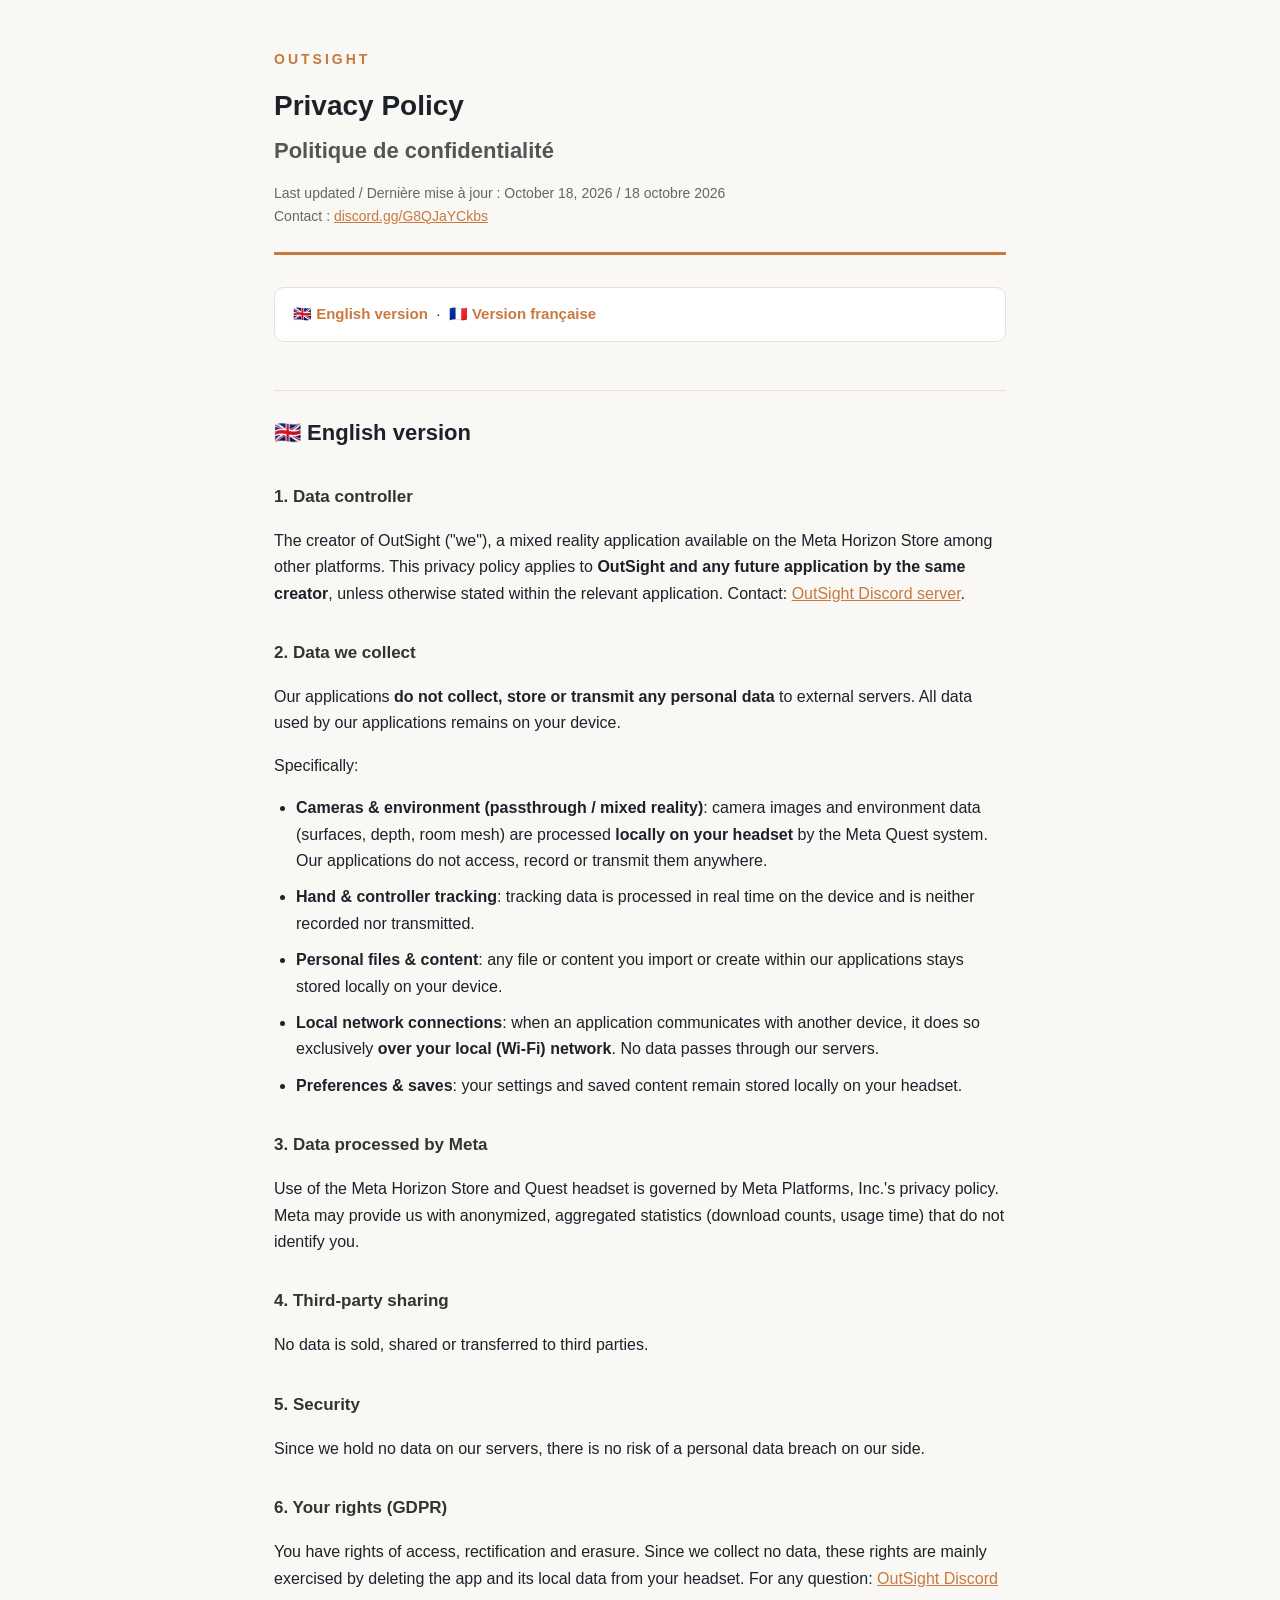
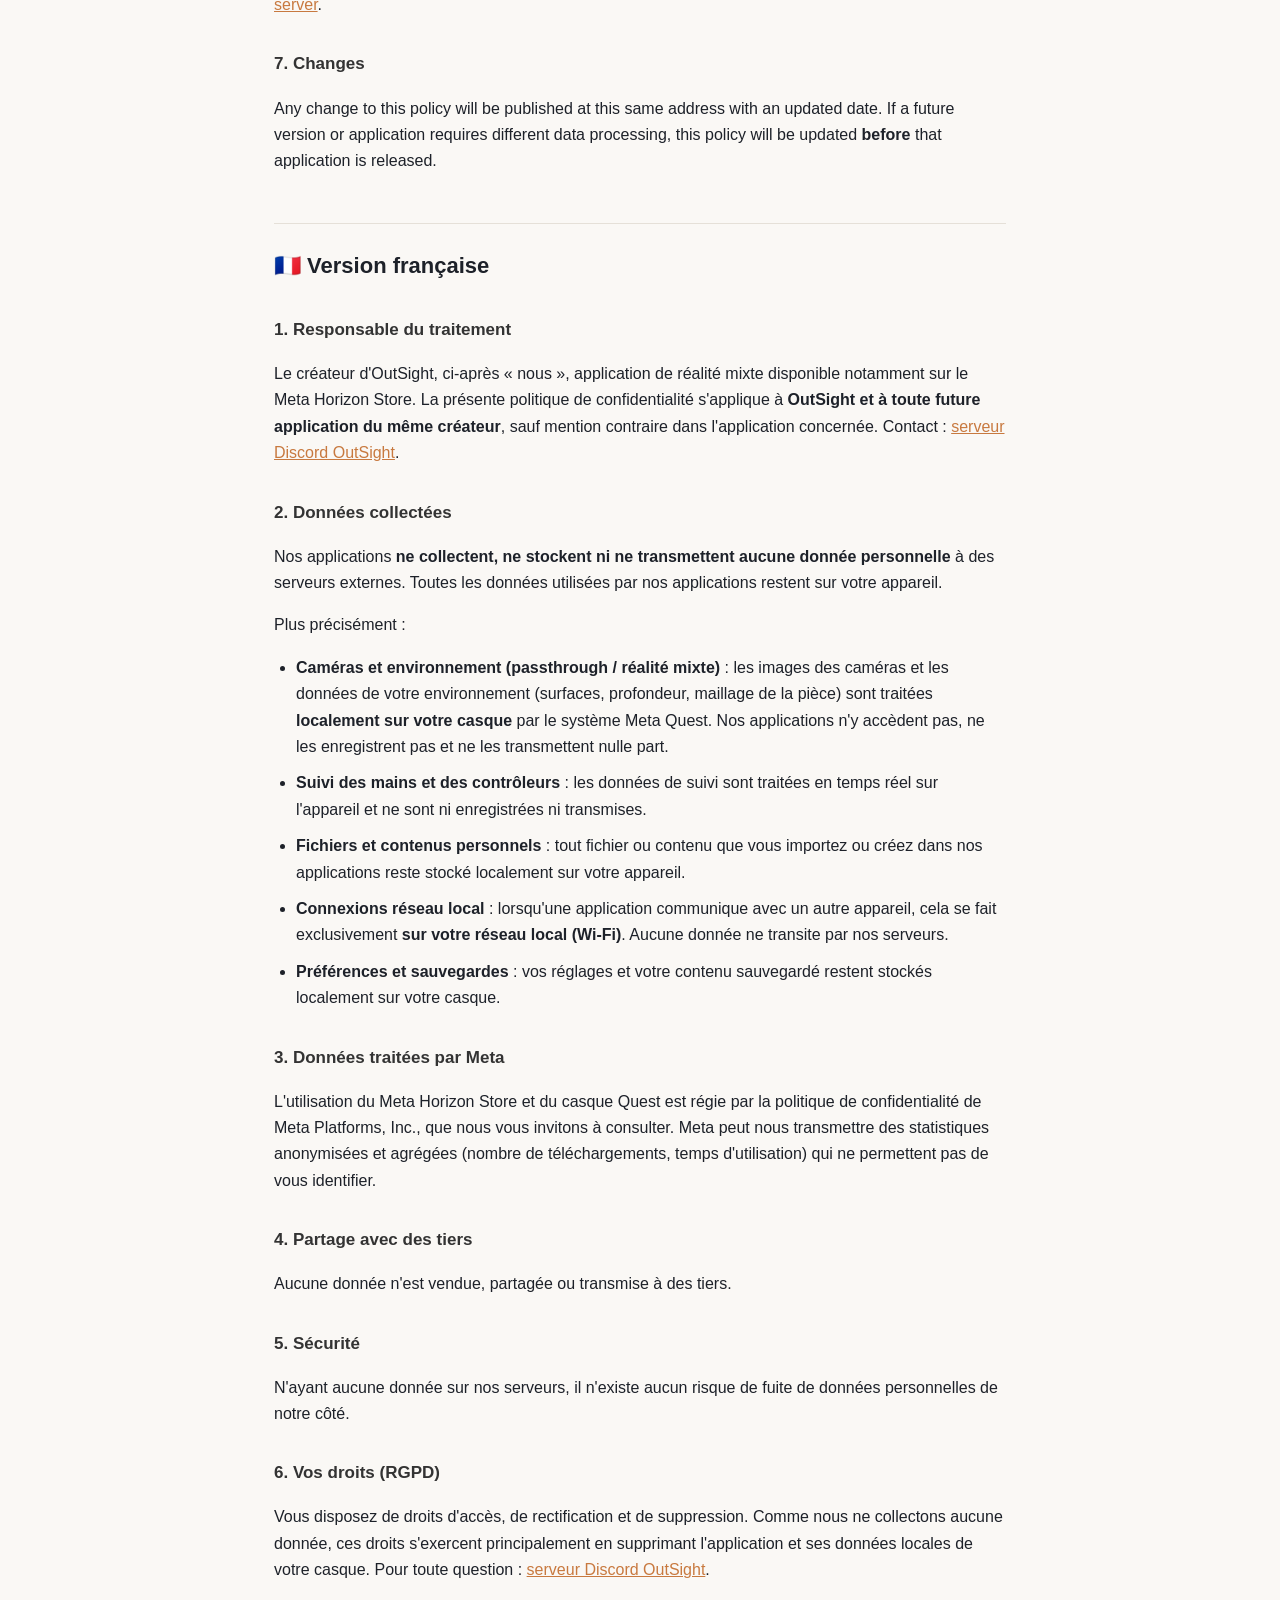
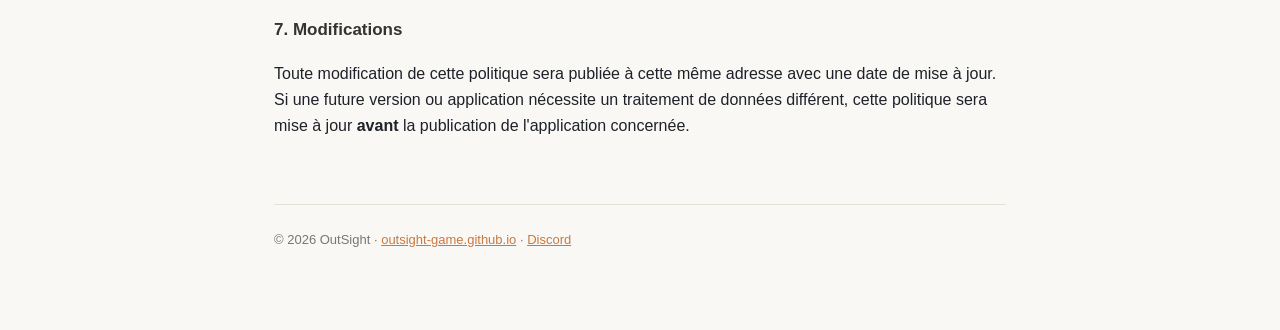
<file: policy/index.html>
<!DOCTYPE html>
<html lang="en">
<head>
<meta charset="UTF-8">
<meta name="viewport" content="width=device-width, initial-scale=1.0">
<title>Privacy Policy — OutSight · Politique de confidentialité</title>
<link rel="icon" type="image/png" href="/favicon.png">
<style>
  :root { --accent: #c8793f; }
  * { box-sizing: border-box; }
  body {
    font-family: -apple-system, BlinkMacSystemFont, "Segoe UI", Roboto, Helvetica, Arial, sans-serif;
    line-height: 1.65;
    color: #1d2129;
    background: #faf8f5;
    margin: 0;
    padding: 0;
  }
  .wrap { max-width: 780px; margin: 0 auto; padding: 48px 24px 80px; }
  header { border-bottom: 3px solid var(--accent); padding-bottom: 24px; margin-bottom: 32px; }
  header .brand { font-size: 14px; letter-spacing: 3px; text-transform: uppercase; color: var(--accent); font-weight: 700; }
  h1 { font-size: 28px; margin: 12px 0 4px; }
  h1.fr { color: #555; font-size: 22px; margin-top: 0; font-weight: 600; }
  .meta { color: #666; font-size: 14px; margin-top: 12px; }
  .meta a { color: var(--accent); }
  nav.lang { background: #fff; border: 1px solid #e5e0d8; border-radius: 10px; padding: 14px 18px; margin-bottom: 36px; font-size: 15px; }
  nav.lang a { color: var(--accent); text-decoration: none; font-weight: 600; }
  h2 { font-size: 22px; margin-top: 48px; padding-top: 24px; border-top: 1px solid #e5e0d8; }
  h3 { font-size: 17px; margin-top: 32px; color: #333; }
  ul { padding-left: 22px; }
  li { margin-bottom: 10px; }
  a { color: var(--accent); }
  footer { margin-top: 64px; padding-top: 24px; border-top: 1px solid #e5e0d8; color: #777; font-size: 13px; }
</style>
</head>
<body>
<div class="wrap">

<header>
  <div class="brand"><a href="/" style="text-decoration:none">OutSight</a></div>
  <h1>Privacy Policy</h1>
  <h1 class="fr">Politique de confidentialité</h1>
  <div class="meta">
    Last updated / Dernière mise à jour : October 18, 2026 / 18 octobre 2026<br>
    Contact : <a href="https://discord.gg/G8QJaYCkbs">discord.gg/G8QJaYCkbs</a>
  </div>
</header>

<nav class="lang">
  🇬🇧 <a href="#en">English version</a> &nbsp;·&nbsp; 🇫🇷 <a href="#fr">Version française</a>
</nav>

<h2 id="en">🇬🇧 English version</h2>

<h3>1. Data controller</h3>
<p>The creator of OutSight ("we"), a mixed reality application available on the Meta Horizon Store among other platforms. This privacy policy applies to <strong>OutSight and any future application by the same creator</strong>, unless otherwise stated within the relevant application. Contact: <a href="https://discord.gg/G8QJaYCkbs">OutSight Discord server</a>.</p>

<h3>2. Data we collect</h3>
<p>Our applications <strong>do not collect, store or transmit any personal data</strong> to external servers. All data used by our applications remains on your device.</p>
<p>Specifically:</p>
<ul>
  <li><strong>Cameras &amp; environment (passthrough / mixed reality)</strong>: camera images and environment data (surfaces, depth, room mesh) are processed <strong>locally on your headset</strong> by the Meta Quest system. Our applications do not access, record or transmit them anywhere.</li>
  <li><strong>Hand &amp; controller tracking</strong>: tracking data is processed in real time on the device and is neither recorded nor transmitted.</li>
  <li><strong>Personal files &amp; content</strong>: any file or content you import or create within our applications stays stored locally on your device.</li>
  <li><strong>Local network connections</strong>: when an application communicates with another device, it does so exclusively <strong>over your local (Wi-Fi) network</strong>. No data passes through our servers.</li>
  <li><strong>Preferences &amp; saves</strong>: your settings and saved content remain stored locally on your headset.</li>
</ul>

<h3>3. Data processed by Meta</h3>
<p>Use of the Meta Horizon Store and Quest headset is governed by Meta Platforms, Inc.'s privacy policy. Meta may provide us with anonymized, aggregated statistics (download counts, usage time) that do not identify you.</p>

<h3>4. Third-party sharing</h3>
<p>No data is sold, shared or transferred to third parties.</p>

<h3>5. Security</h3>
<p>Since we hold no data on our servers, there is no risk of a personal data breach on our side.</p>

<h3>6. Your rights (GDPR)</h3>
<p>You have rights of access, rectification and erasure. Since we collect no data, these rights are mainly exercised by deleting the app and its local data from your headset. For any question: <a href="https://discord.gg/G8QJaYCkbs">OutSight Discord server</a>.</p>

<h3>7. Changes</h3>
<p>Any change to this policy will be published at this same address with an updated date. If a future version or application requires different data processing, this policy will be updated <strong>before</strong> that application is released.</p>

<h2 id="fr">🇫🇷 Version française</h2>

<h3>1. Responsable du traitement</h3>
<p>Le créateur d'OutSight, ci-après « nous », application de réalité mixte disponible notamment sur le Meta Horizon Store. La présente politique de confidentialité s'applique à <strong>OutSight et à toute future application du même créateur</strong>, sauf mention contraire dans l'application concernée. Contact : <a href="https://discord.gg/G8QJaYCkbs">serveur Discord OutSight</a>.</p>

<h3>2. Données collectées</h3>
<p>Nos applications <strong>ne collectent, ne stockent ni ne transmettent aucune donnée personnelle</strong> à des serveurs externes. Toutes les données utilisées par nos applications restent sur votre appareil.</p>
<p>Plus précisément :</p>
<ul>
  <li><strong>Caméras et environnement (passthrough / réalité mixte)</strong> : les images des caméras et les données de votre environnement (surfaces, profondeur, maillage de la pièce) sont traitées <strong>localement sur votre casque</strong> par le système Meta Quest. Nos applications n'y accèdent pas, ne les enregistrent pas et ne les transmettent nulle part.</li>
  <li><strong>Suivi des mains et des contrôleurs</strong> : les données de suivi sont traitées en temps réel sur l'appareil et ne sont ni enregistrées ni transmises.</li>
  <li><strong>Fichiers et contenus personnels</strong> : tout fichier ou contenu que vous importez ou créez dans nos applications reste stocké localement sur votre appareil.</li>
  <li><strong>Connexions réseau local</strong> : lorsqu'une application communique avec un autre appareil, cela se fait exclusivement <strong>sur votre réseau local (Wi-Fi)</strong>. Aucune donnée ne transite par nos serveurs.</li>
  <li><strong>Préférences et sauvegardes</strong> : vos réglages et votre contenu sauvegardé restent stockés localement sur votre casque.</li>
</ul>

<h3>3. Données traitées par Meta</h3>
<p>L'utilisation du Meta Horizon Store et du casque Quest est régie par la politique de confidentialité de Meta Platforms, Inc., que nous vous invitons à consulter. Meta peut nous transmettre des statistiques anonymisées et agrégées (nombre de téléchargements, temps d'utilisation) qui ne permettent pas de vous identifier.</p>

<h3>4. Partage avec des tiers</h3>
<p>Aucune donnée n'est vendue, partagée ou transmise à des tiers.</p>

<h3>5. Sécurité</h3>
<p>N'ayant aucune donnée sur nos serveurs, il n'existe aucun risque de fuite de données personnelles de notre côté.</p>

<h3>6. Vos droits (RGPD)</h3>
<p>Vous disposez de droits d'accès, de rectification et de suppression. Comme nous ne collectons aucune donnée, ces droits s'exercent principalement en supprimant l'application et ses données locales de votre casque. Pour toute question : <a href="https://discord.gg/G8QJaYCkbs">serveur Discord OutSight</a>.</p>

<h3>7. Modifications</h3>
<p>Toute modification de cette politique sera publiée à cette même adresse avec une date de mise à jour. Si une future version ou application nécessite un traitement de données différent, cette politique sera mise à jour <strong>avant</strong> la publication de l'application concernée.</p>

<footer>
  © 2026 OutSight · <a href="/">outsight-game.github.io</a> · <a href="https://discord.gg/G8QJaYCkbs">Discord</a>
</footer>

</div>
</body>
</html>
</file>
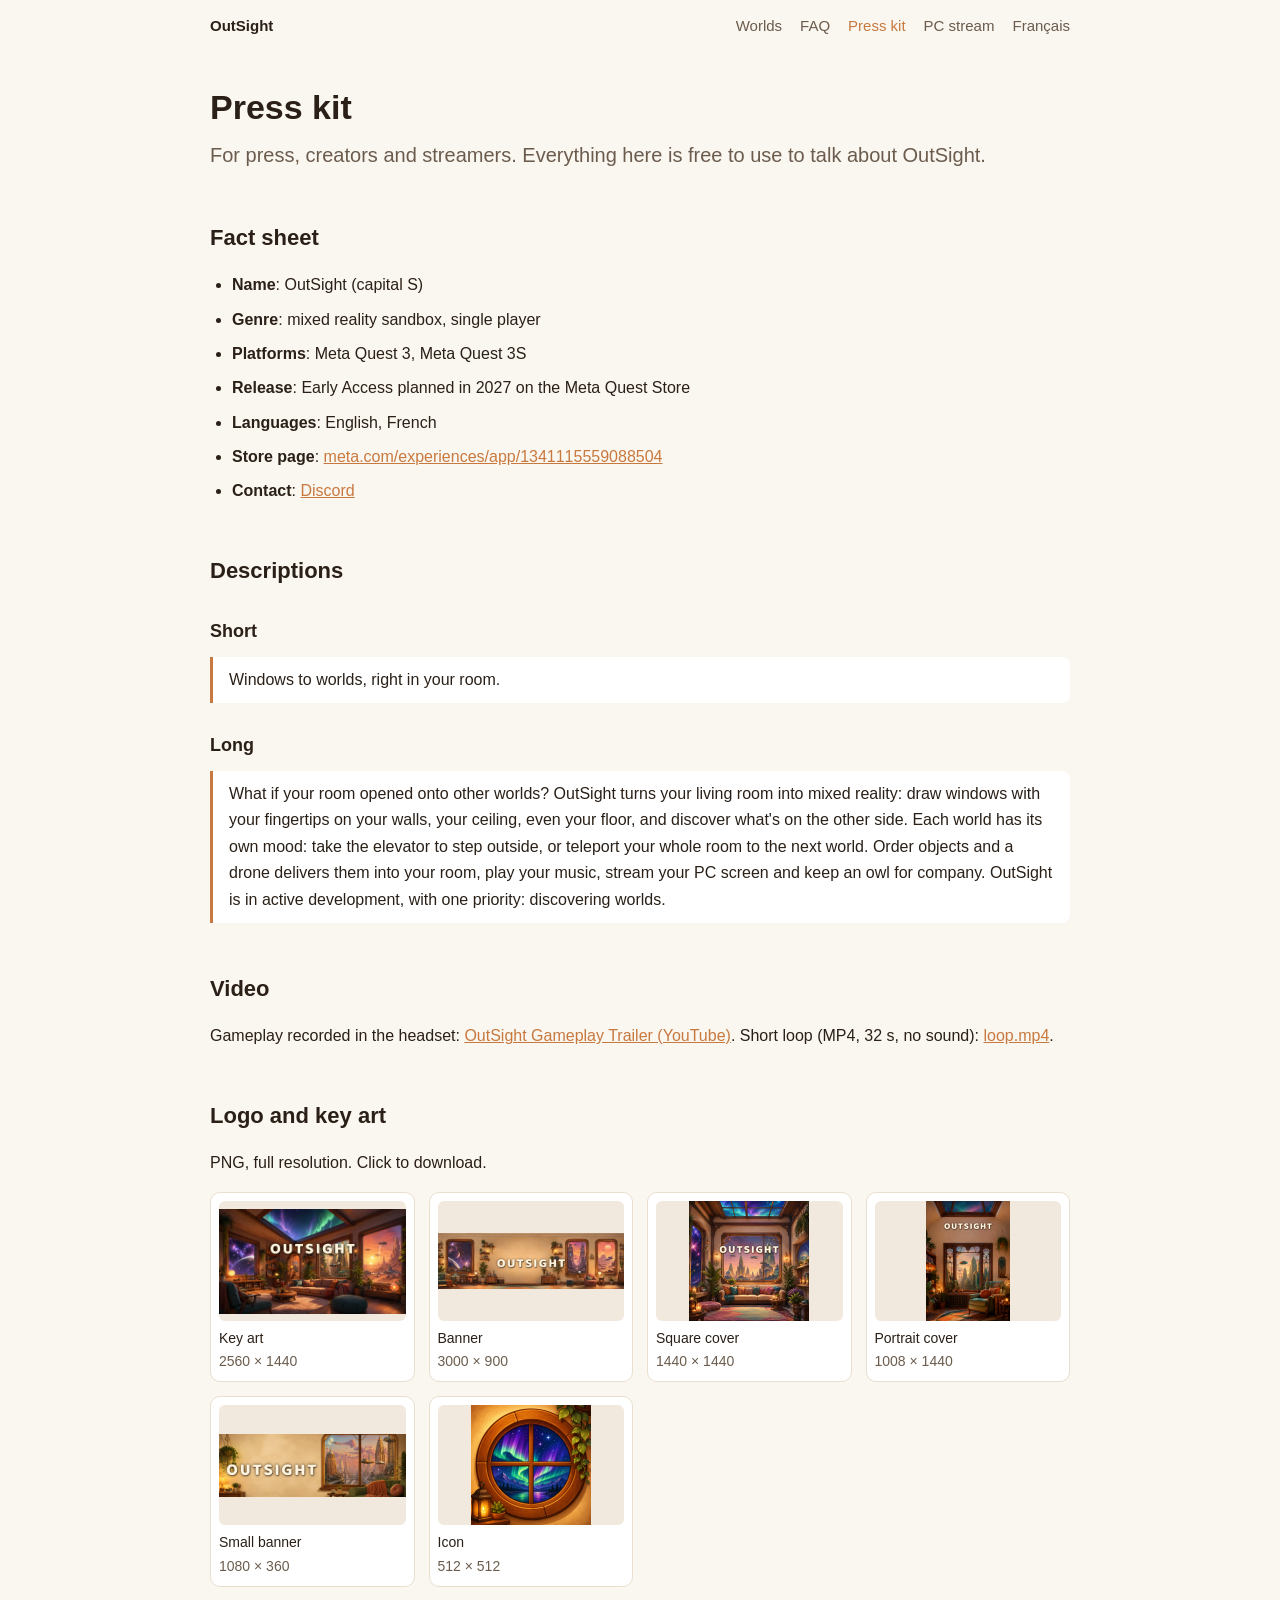
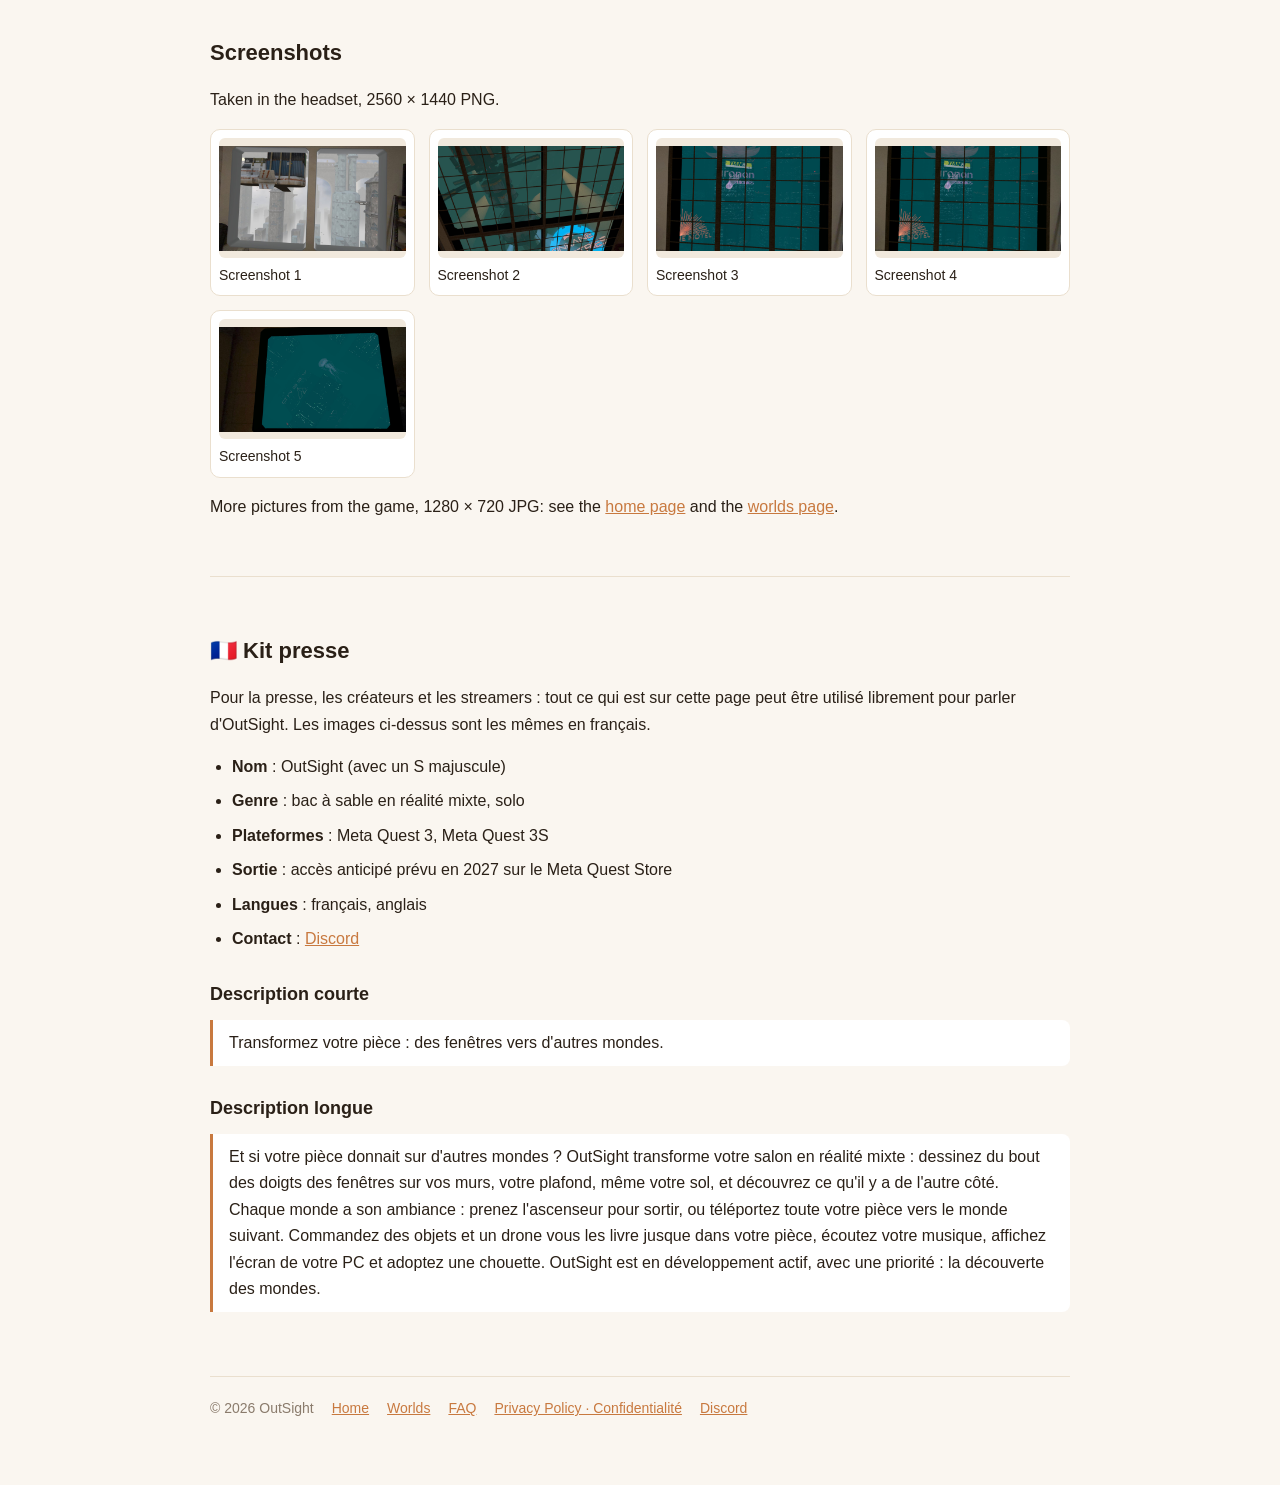
<file: presskit/index.html>
<!DOCTYPE html>
<html lang="en">
<head>
<meta charset="UTF-8">
<meta name="viewport" content="width=device-width, initial-scale=1.0">
<title>Press kit — OutSight</title>
<meta name="description" content="OutSight press kit: fact sheet, descriptions, logo, key art and screenshots.">
<link rel="icon" type="image/png" href="/favicon.png">
<meta property="og:title" content="OutSight — Press kit">
<meta property="og:description" content="Fact sheet, descriptions, key art and screenshots.">
<meta property="og:image" content="https://outsight-game.github.io/img/hero.jpg">
<meta property="og:url" content="https://outsight-game.github.io/presskit/">
<meta name="twitter:card" content="summary_large_image">
<link rel="stylesheet" href="/style.css">
</head>
<body>
<nav class="top">
  <a class="home" href="/">OutSight</a>
  <a href="/worlds/">Worlds</a>
  <a href="/faq/">FAQ</a>
  <a href="/presskit/" aria-current="page">Press kit</a>
  <a href="/pcstream/">PC stream</a>
  <a href="#fr">Français</a>
</nav>
<div class="wrap">

<h1>Press kit</h1>
<p class="tag">For press, creators and streamers. Everything here is free to use to talk about OutSight.</p>

<h2>Fact sheet</h2>
<ul>
  <li><strong>Name</strong>: OutSight (capital S)</li>
  <li><strong>Genre</strong>: mixed reality sandbox, single player</li>
  <li><strong>Platforms</strong>: Meta Quest 3, Meta Quest 3S</li>
  <li><strong>Release</strong>: Early Access planned in 2027 on the Meta Quest Store</li>
  <li><strong>Languages</strong>: English, French</li>
  <li><strong>Store page</strong>: <a href="https://www.meta.com/experiences/app/1341115559088504/">meta.com/experiences/app/1341115559088504</a></li>
  <li><strong>Contact</strong>: <a href="https://discord.gg/G8QJaYCkbs">Discord</a></li>
</ul>

<h2>Descriptions</h2>
<h3>Short</h3>
<blockquote>Windows to worlds, right in your room.</blockquote>
<h3>Long</h3>
<blockquote>What if your room opened onto other worlds? OutSight turns your living room into mixed reality: draw windows with your fingertips on your walls, your ceiling, even your floor, and discover what's on the other side. Each world has its own mood: take the elevator to step outside, or teleport your whole room to the next world. Order objects and a drone delivers them into your room, play your music, stream your PC screen and keep an owl for company. OutSight is in active development, with one priority: discovering worlds.</blockquote>

<h2>Video</h2>
<p>Gameplay recorded in the headset: <a href="https://www.youtube.com/watch?v=veod_imVVEI">OutSight Gameplay Trailer (YouTube)</a>. Short loop (MP4, 32 s, no sound): <a href="/img/loop.mp4">loop.mp4</a>.</p>

<h2>Logo and key art</h2>
<p>PNG, full resolution. Click to download.</p>
<div class="files">
  <a href="/presskit/files/outsight_keyart_titre_v1.png" download><img loading="lazy" src="/presskit/thumbs/outsight_keyart_titre_v1.jpg" alt="OutSight key art">Key art<br><span>2560 × 1440</span></a>
  <a href="/presskit/files/outsight_cover_hero_3000.png" download><img loading="lazy" src="/presskit/thumbs/outsight_cover_hero_3000.jpg" alt="OutSight banner">Banner<br><span>3000 × 900</span></a>
  <a href="/presskit/files/outsight_cover_square_1440.png" download><img loading="lazy" src="/presskit/thumbs/outsight_cover_square_1440.jpg" alt="OutSight square cover">Square cover<br><span>1440 × 1440</span></a>
  <a href="/presskit/files/outsight_cover_portrait_1008.png" download><img loading="lazy" src="/presskit/thumbs/outsight_cover_portrait_1008.jpg" alt="OutSight portrait cover">Portrait cover<br><span>1008 × 1440</span></a>
  <a href="/presskit/files/outsight_cover_mini_1080.png" download><img loading="lazy" src="/presskit/thumbs/outsight_cover_mini_1080.jpg" alt="OutSight small banner">Small banner<br><span>1080 × 360</span></a>
  <a href="/presskit/files/outsight_icon_512.png" download><img loading="lazy" src="/presskit/thumbs/outsight_icon_512.jpg" alt="OutSight icon">Icon<br><span>512 × 512</span></a>
</div>

<h2>Screenshots</h2>
<p>Taken in the headset, 2560 × 1440 PNG.</p>
<div class="files">
  <a href="/presskit/files/outsight_screenshot_01_2560.png" download><img loading="lazy" src="/img/shot1.jpg" alt="Screenshot 1">Screenshot 1</a>
  <a href="/presskit/files/outsight_screenshot_02_2560.png" download><img loading="lazy" src="/img/shot2.jpg" alt="Screenshot 2">Screenshot 2</a>
  <a href="/presskit/files/outsight_screenshot_03_2560.png" download><img loading="lazy" src="/img/shot3.jpg" alt="Screenshot 3">Screenshot 3</a>
  <a href="/presskit/files/outsight_screenshot_04_2560.png" download><img loading="lazy" src="/presskit/thumbs/shot4.jpg" alt="Screenshot 4">Screenshot 4</a>
  <a href="/presskit/files/outsight_screenshot_05_2560.png" download><img loading="lazy" src="/img/w_jelly.jpg" alt="Screenshot 5">Screenshot 5</a>
</div>
<p>More pictures from the game, 1280 × 720 JPG: see the <a href="/">home page</a> and the <a href="/worlds/">worlds page</a>.</p>

<section class="fr" lang="fr" id="fr">
<h2>🇫🇷 Kit presse</h2>
<p>Pour la presse, les créateurs et les streamers : tout ce qui est sur cette page peut être utilisé librement pour parler d'OutSight. Les images ci-dessus sont les mêmes en français.</p>
<ul>
  <li><strong>Nom</strong> : OutSight (avec un S majuscule)</li>
  <li><strong>Genre</strong> : bac à sable en réalité mixte, solo</li>
  <li><strong>Plateformes</strong> : Meta Quest 3, Meta Quest 3S</li>
  <li><strong>Sortie</strong> : accès anticipé prévu en 2027 sur le Meta Quest Store</li>
  <li><strong>Langues</strong> : français, anglais</li>
  <li><strong>Contact</strong> : <a href="https://discord.gg/G8QJaYCkbs">Discord</a></li>
</ul>
<h3>Description courte</h3>
<blockquote>Transformez votre pièce : des fenêtres vers d'autres mondes.</blockquote>
<h3>Description longue</h3>
<blockquote>Et si votre pièce donnait sur d'autres mondes ? OutSight transforme votre salon en réalité mixte : dessinez du bout des doigts des fenêtres sur vos murs, votre plafond, même votre sol, et découvrez ce qu'il y a de l'autre côté. Chaque monde a son ambiance : prenez l'ascenseur pour sortir, ou téléportez toute votre pièce vers le monde suivant. Commandez des objets et un drone vous les livre jusque dans votre pièce, écoutez votre musique, affichez l'écran de votre PC et adoptez une chouette. OutSight est en développement actif, avec une priorité : la découverte des mondes.</blockquote>
</section>

<footer>
  <span>© 2026 OutSight</span>
  <a href="/">Home</a>
  <a href="/worlds/">Worlds</a>
  <a href="/faq/">FAQ</a>
  <a href="/policy/">Privacy Policy · Confidentialité</a>
  <a href="https://discord.gg/G8QJaYCkbs">Discord</a>
</footer>
</div>
</body>
</html>
</file>
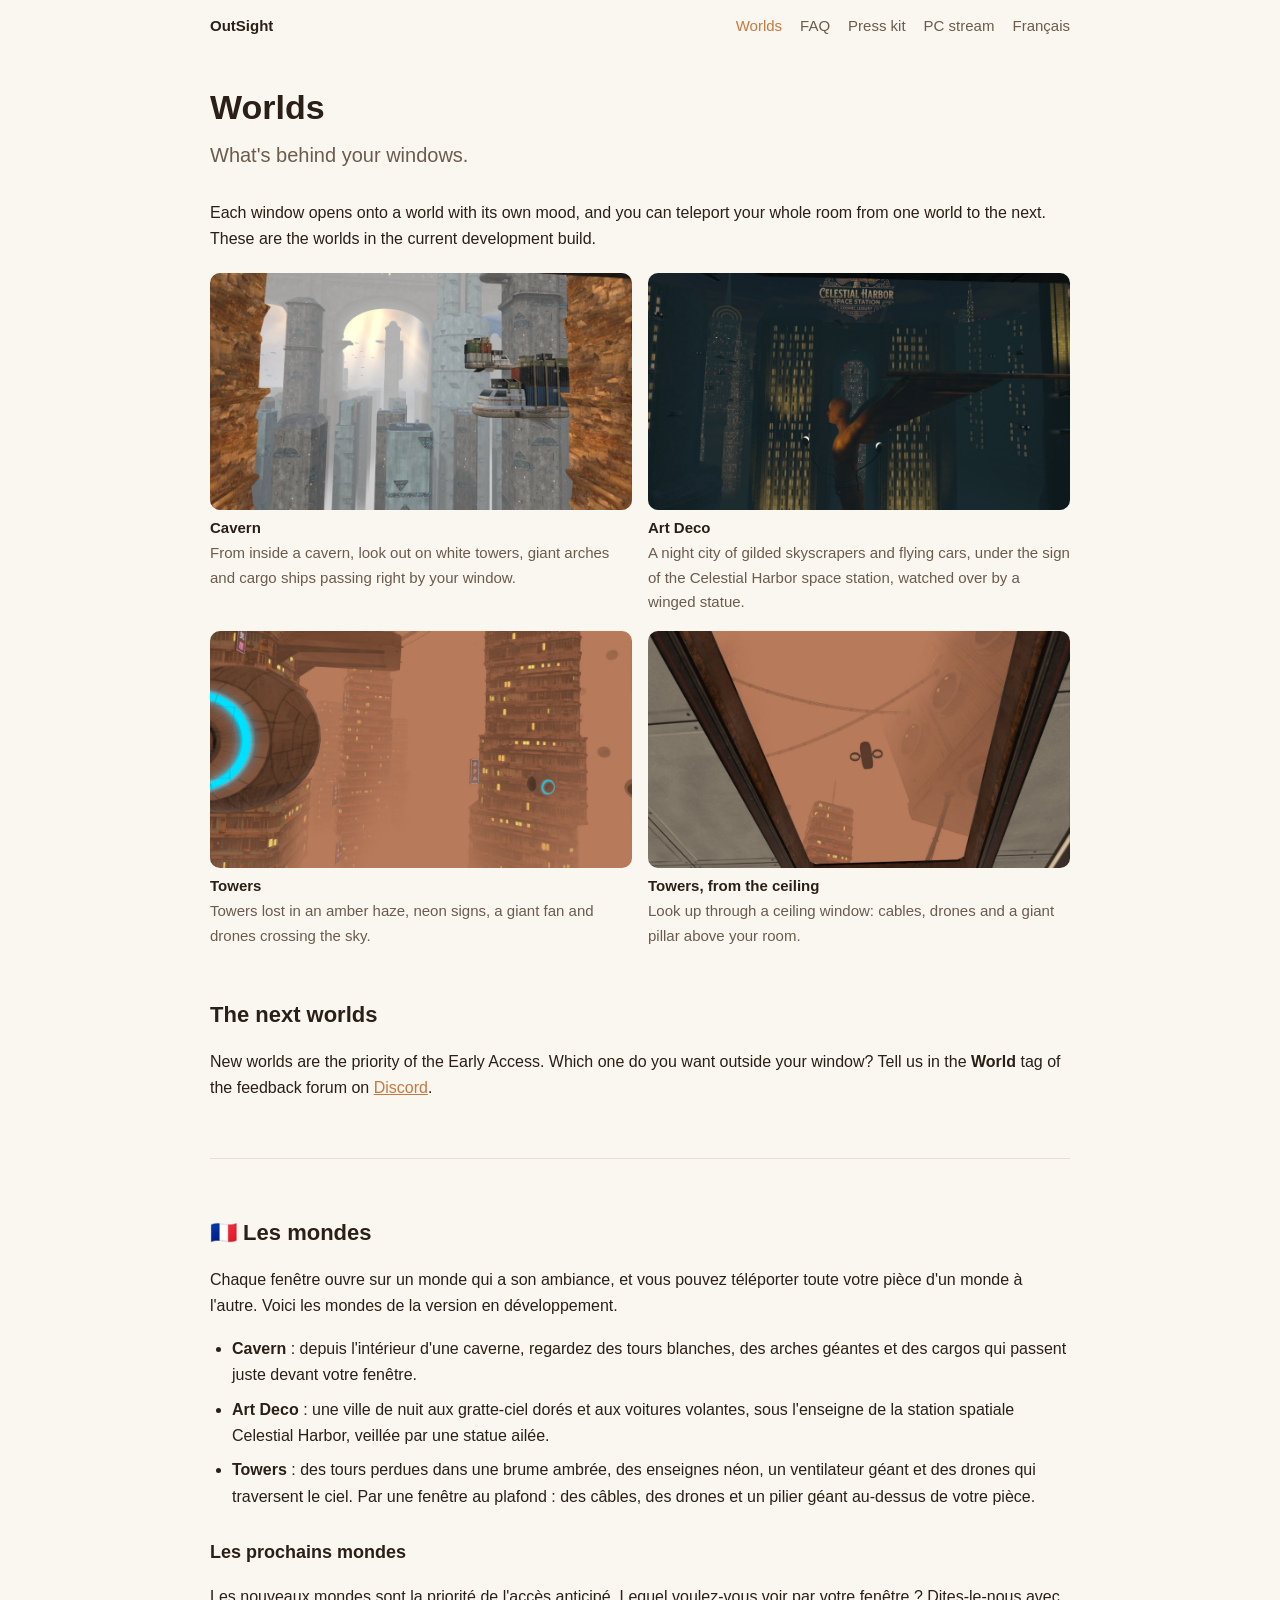
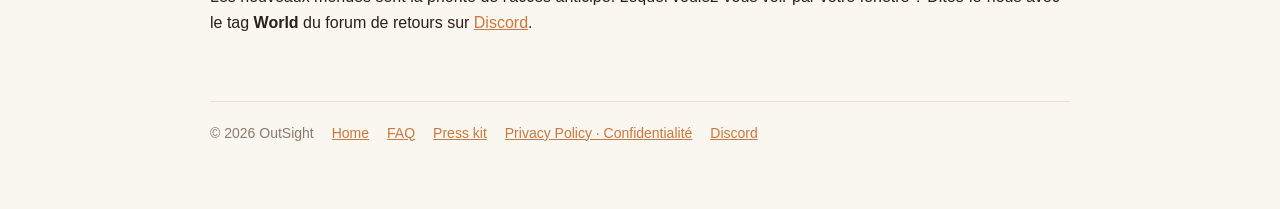
<file: worlds/index.html>
<!DOCTYPE html>
<html lang="en">
<head>
<meta charset="UTF-8">
<meta name="viewport" content="width=device-width, initial-scale=1.0">
<title>Worlds — OutSight</title>
<meta name="description" content="The worlds behind the windows of OutSight, a mixed reality game for Meta Quest 3 and 3S: Cavern, Art Deco and Towers.">
<link rel="icon" type="image/png" href="/favicon.png">
<meta property="og:title" content="OutSight — Worlds">
<meta property="og:description" content="Cavern, Art Deco, Towers: the worlds behind your windows, and the next ones.">
<meta property="og:image" content="https://outsight-game.github.io/img/world_artdeco.jpg">
<meta property="og:url" content="https://outsight-game.github.io/worlds/">
<meta name="twitter:card" content="summary_large_image">
<link rel="stylesheet" href="/style.css">
</head>
<body>
<nav class="top">
  <a class="home" href="/">OutSight</a>
  <a href="/worlds/" aria-current="page">Worlds</a>
  <a href="/faq/">FAQ</a>
  <a href="/presskit/">Press kit</a>
  <a href="/pcstream/">PC stream</a>
  <a href="#fr">Français</a>
</nav>
<div class="wrap">

<h1>Worlds</h1>
<p class="tag">What's behind your windows.</p>

<p>Each window opens onto a world with its own mood, and you can teleport your whole room from one world to the next. These are the worlds in the current development build.</p>

<div class="grid two">
  <figure><img src="/img/world_cavern.jpg" width="1920" height="1080" loading="lazy" alt="Through a rocky opening, white towers, giant arches and cargo ships in the mist"><figcaption><strong>Cavern</strong>From inside a cavern, look out on white towers, giant arches and cargo ships passing right by your window.</figcaption></figure>
  <figure><img src="/img/world_artdeco.jpg" width="1920" height="1080" loading="lazy" alt="Night city of gilded art deco skyscrapers, flying cars, the Celestial Harbor sign and a winged statue"><figcaption><strong>Art Deco</strong>A night city of gilded skyscrapers and flying cars, under the sign of the Celestial Harbor space station, watched over by a winged statue.</figcaption></figure>
  <figure><img src="/img/world_towers.jpg" width="1920" height="1080" loading="lazy" alt="Tall towers in an amber haze with neon signs and a giant fan"><figcaption><strong>Towers</strong>Towers lost in an amber haze, neon signs, a giant fan and drones crossing the sky.</figcaption></figure>
  <figure><img src="/img/world_towers_ceiling.jpg" width="1920" height="1080" loading="lazy" alt="A ceiling window looking up at cables, a drone and a huge pillar in the haze"><figcaption><strong>Towers, from the ceiling</strong>Look up through a ceiling window: cables, drones and a giant pillar above your room.</figcaption></figure>
</div>

<h2>The next worlds</h2>
<p>New worlds are the priority of the Early Access. Which one do you want outside your window? Tell us in the <strong>World</strong> tag of the feedback forum on <a href="https://discord.gg/G8QJaYCkbs">Discord</a>.</p>

<section class="fr" lang="fr" id="fr">
<h2>🇫🇷 Les mondes</h2>
<p>Chaque fenêtre ouvre sur un monde qui a son ambiance, et vous pouvez téléporter toute votre pièce d'un monde à l'autre. Voici les mondes de la version en développement.</p>
<ul>
  <li><strong>Cavern</strong> : depuis l'intérieur d'une caverne, regardez des tours blanches, des arches géantes et des cargos qui passent juste devant votre fenêtre.</li>
  <li><strong>Art Deco</strong> : une ville de nuit aux gratte-ciel dorés et aux voitures volantes, sous l'enseigne de la station spatiale Celestial Harbor, veillée par une statue ailée.</li>
  <li><strong>Towers</strong> : des tours perdues dans une brume ambrée, des enseignes néon, un ventilateur géant et des drones qui traversent le ciel. Par une fenêtre au plafond : des câbles, des drones et un pilier géant au-dessus de votre pièce.</li>
</ul>
<h3>Les prochains mondes</h3>
<p>Les nouveaux mondes sont la priorité de l'accès anticipé. Lequel voulez-vous voir par votre fenêtre ? Dites-le-nous avec le tag <strong>World</strong> du forum de retours sur <a href="https://discord.gg/G8QJaYCkbs">Discord</a>.</p>
</section>

<footer>
  <span>© 2026 OutSight</span>
  <a href="/">Home</a>
  <a href="/faq/">FAQ</a>
  <a href="/presskit/">Press kit</a>
  <a href="/policy/">Privacy Policy · Confidentialité</a>
  <a href="https://discord.gg/G8QJaYCkbs">Discord</a>
</footer>
</div>
</body>
</html>
</file>
<file: style.css>
:root { --accent: #c8793f; --ink: #2a2017; --soft: #6b5c4d; --bg: #faf6f0; --card: #fff; --line: #eadfce; }
* { box-sizing: border-box; }
body { margin: 0; font-family: -apple-system, BlinkMacSystemFont, "Segoe UI", Roboto, Helvetica, Arial, sans-serif; line-height: 1.65; color: var(--ink); background: var(--bg); }
.hero { display: block; width: 100%; height: auto; }
.wrap { max-width: 900px; margin: 0 auto; padding: 40px 20px 64px; }
nav.top { max-width: 900px; margin: 0 auto; padding: 14px 20px 0; display: flex; flex-wrap: wrap; gap: 6px 18px; font-size: 15px; }
nav.top a { color: var(--soft); text-decoration: none; }
nav.top a:hover, nav.top a[aria-current] { color: var(--accent); }
nav.top .home { font-weight: 700; color: var(--ink); margin-right: auto; }
h1 { font-size: 34px; margin: 0 0 4px; }
.tag { font-size: 20px; color: var(--soft); margin: 0 0 28px; }
.badges { display: flex; flex-wrap: wrap; gap: 8px; margin-bottom: 28px; }
.badge { background: var(--card); border: 1px solid var(--line); border-radius: 999px; padding: 4px 14px; font-size: 14px; color: var(--soft); }
.cta { display: inline-block; background: #5865f2; color: #fff; text-decoration: none; font-weight: 600; padding: 12px 22px; border-radius: 10px; }
.cta:hover { background: #4752c4; }
.ctas { display: flex; flex-wrap: wrap; gap: 10px; }
.cta.yt { background: #ff0000; }
.cta.yt:hover { background: #cc0000; }
.cta.meta { background: #0866ff; }
.cta.meta:hover { background: #0652cc; }
h2 { font-size: 22px; margin: 48px 0 12px; }
h3 { font-size: 18px; margin: 28px 0 6px; }
ul { padding-left: 22px; }
li { margin-bottom: 8px; }
.video { margin: 28px 0 32px; }
.video video { display: block; width: 100%; height: auto; border-radius: 12px; background: #1b1510; }
.video p { margin: 6px 0 0; font-size: 14px; color: var(--soft); }
.grid { display: grid; grid-template-columns: repeat(auto-fit, minmax(260px, 1fr)); gap: 16px; margin-top: 20px; }
.grid.two { grid-template-columns: repeat(2, minmax(0, 1fr)); }
@media (max-width: 640px) { .grid.two { grid-template-columns: 1fr; } }
.grid figure { margin: 0; }
.grid img { width: 100%; height: auto; border-radius: 10px; display: block; }
.grid figcaption { font-size: 15px; color: var(--soft); margin-top: 6px; }
.grid figcaption strong { color: var(--ink); display: block; }
.feats { display: flex; flex-direction: column; gap: 36px; margin-top: 20px; }
.feat { display: grid; grid-template-columns: 1.25fr 1fr; gap: 24px; align-items: center; }
.feat:nth-child(even) video { order: 2; }
.feat video { display: block; width: 100%; height: auto; border-radius: 12px; background: #1b1510; }
.feat h3 { margin: 0 0 6px; }
.feat p { margin: 0; color: var(--soft); }
@media (max-width: 640px) { .feat { grid-template-columns: 1fr; gap: 10px; } .feat:nth-child(even) video { order: 0; } }
.more { display: grid; grid-template-columns: repeat(auto-fit, minmax(190px, 1fr)); gap: 12px; margin-top: 20px; }
.more a { display: block; background: var(--card); border: 1px solid var(--line); border-radius: 12px; padding: 14px 16px; text-decoration: none; color: var(--ink); }
.more a:hover { border-color: var(--accent); }
.more a span { display: block; font-size: 14px; color: var(--soft); }
.fr { margin-top: 56px; padding-top: 8px; border-top: 1px solid var(--line); }
details { background: var(--card); border: 1px solid var(--line); border-radius: 10px; padding: 12px 16px; margin-bottom: 10px; }
summary { font-weight: 600; cursor: pointer; }
details p { margin: 8px 0 0; }
.files { display: grid; grid-template-columns: repeat(auto-fit, minmax(200px, 1fr)); gap: 14px; margin-top: 16px; }
.files a { display: block; text-decoration: none; color: var(--ink); background: var(--card); border: 1px solid var(--line); border-radius: 10px; padding: 8px; font-size: 14px; }
.files a:hover { border-color: var(--accent); }
.files img { width: 100%; height: 120px; object-fit: contain; display: block; background: #f1e9dd; border-radius: 6px; margin-bottom: 6px; }
.files span { color: var(--soft); }
blockquote { margin: 10px 0; padding: 10px 16px; background: var(--card); border-left: 3px solid var(--accent); border-radius: 0 8px 8px 0; }
a { color: var(--accent); }
footer { margin-top: 64px; padding-top: 20px; border-top: 1px solid var(--line); color: #8a7b6c; font-size: 14px; display: flex; flex-wrap: wrap; gap: 6px 18px; }
</file>
